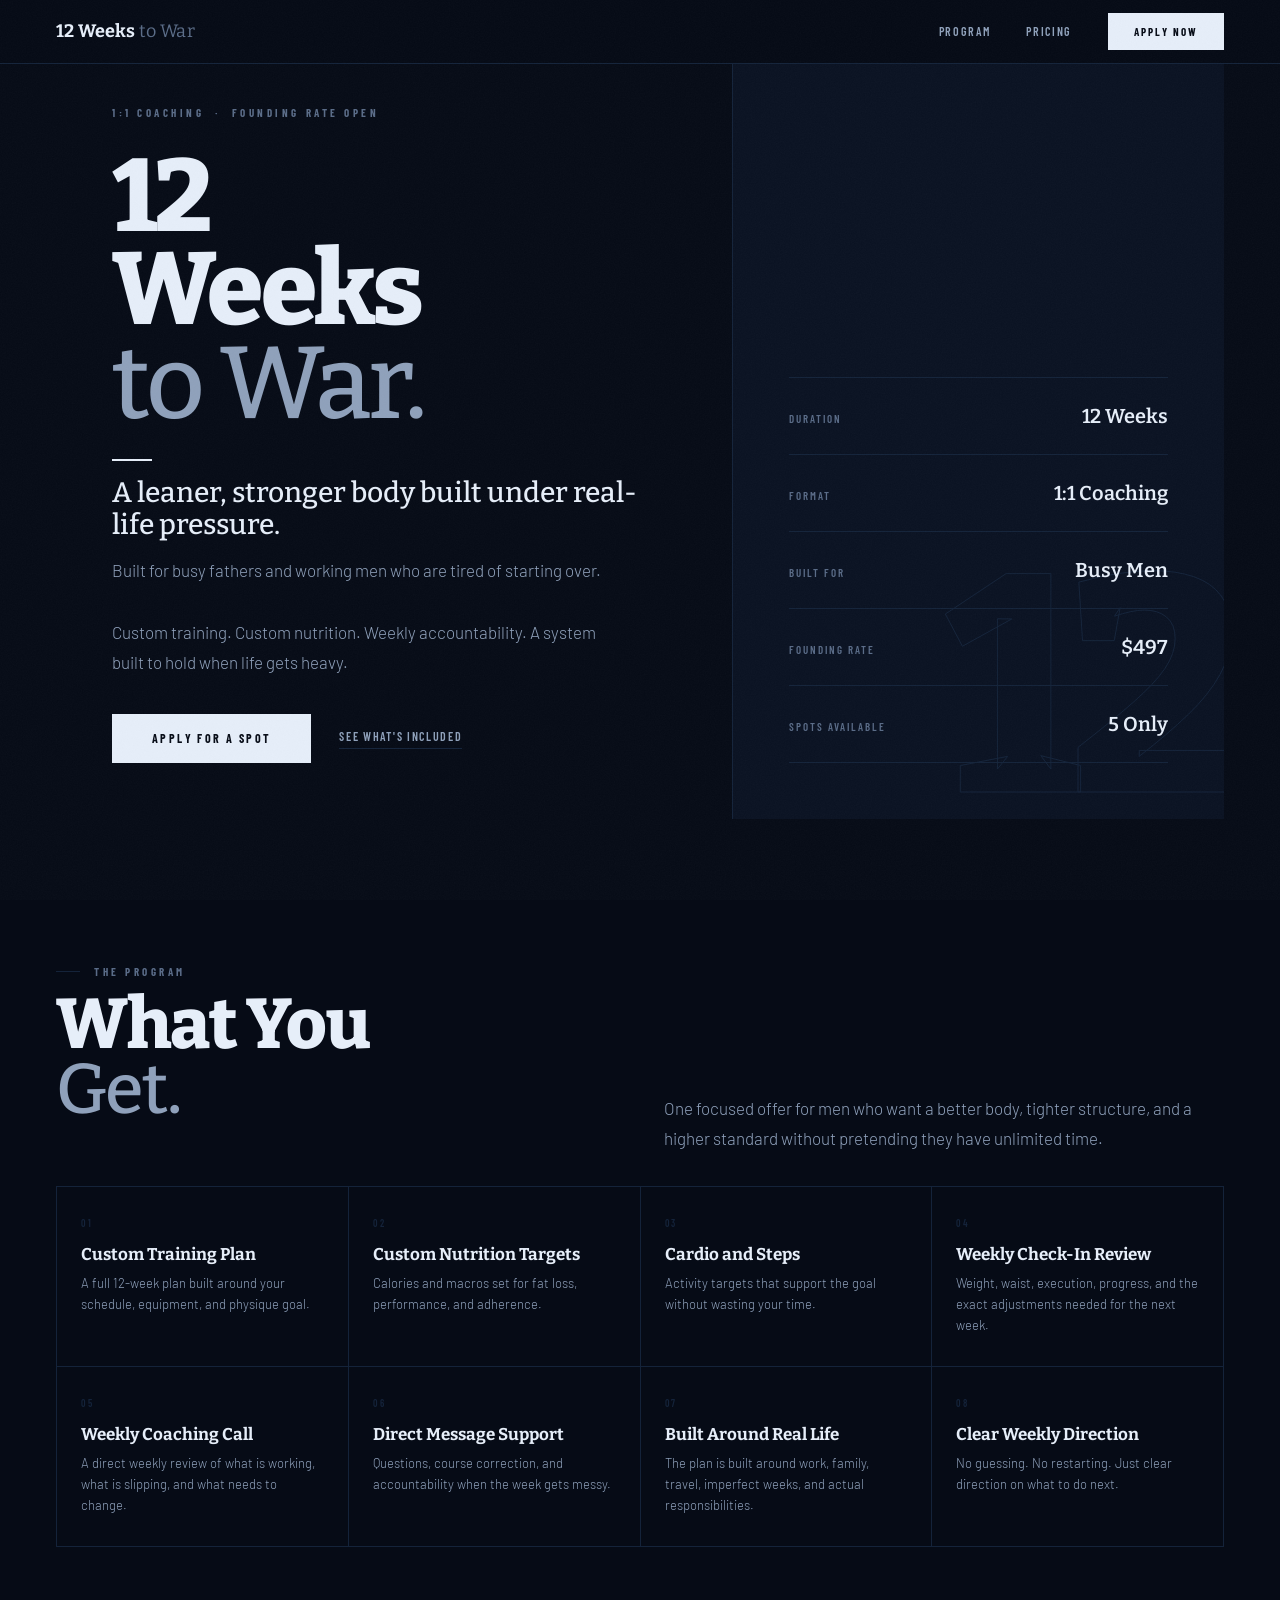
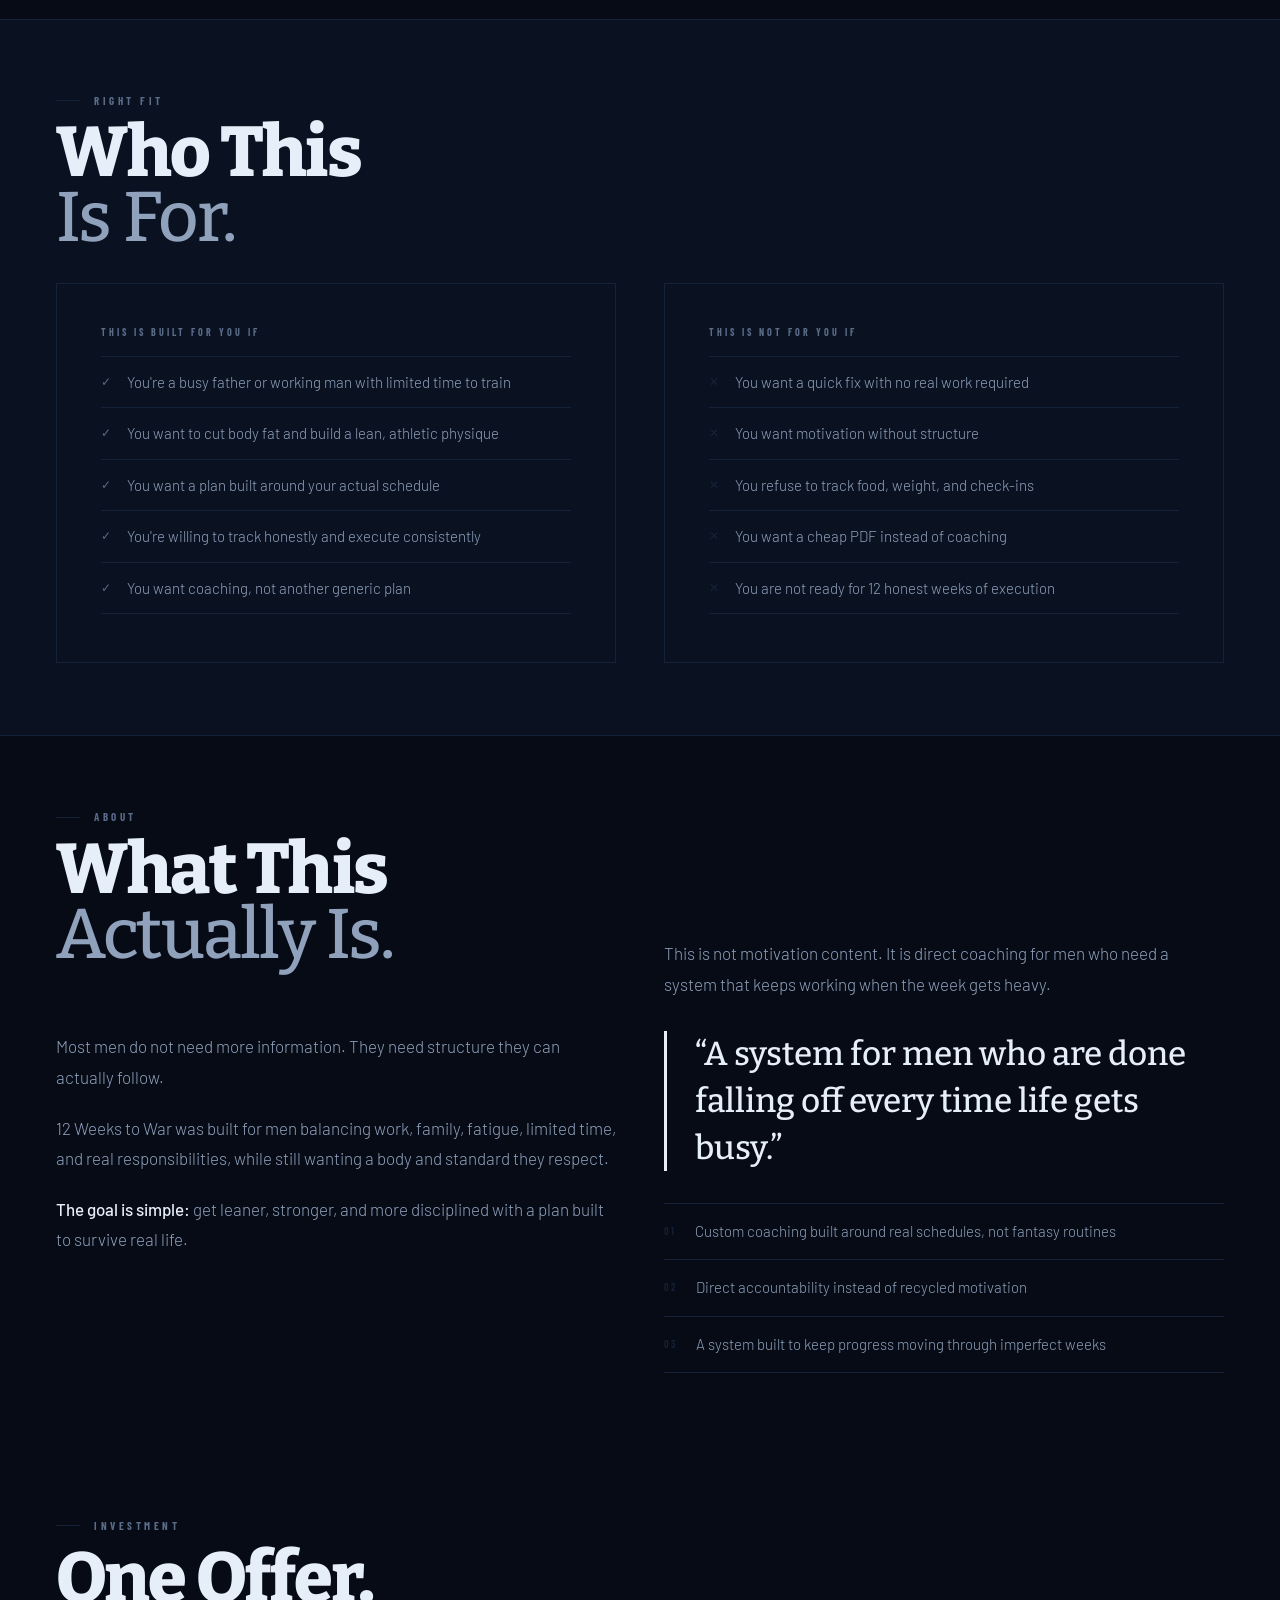
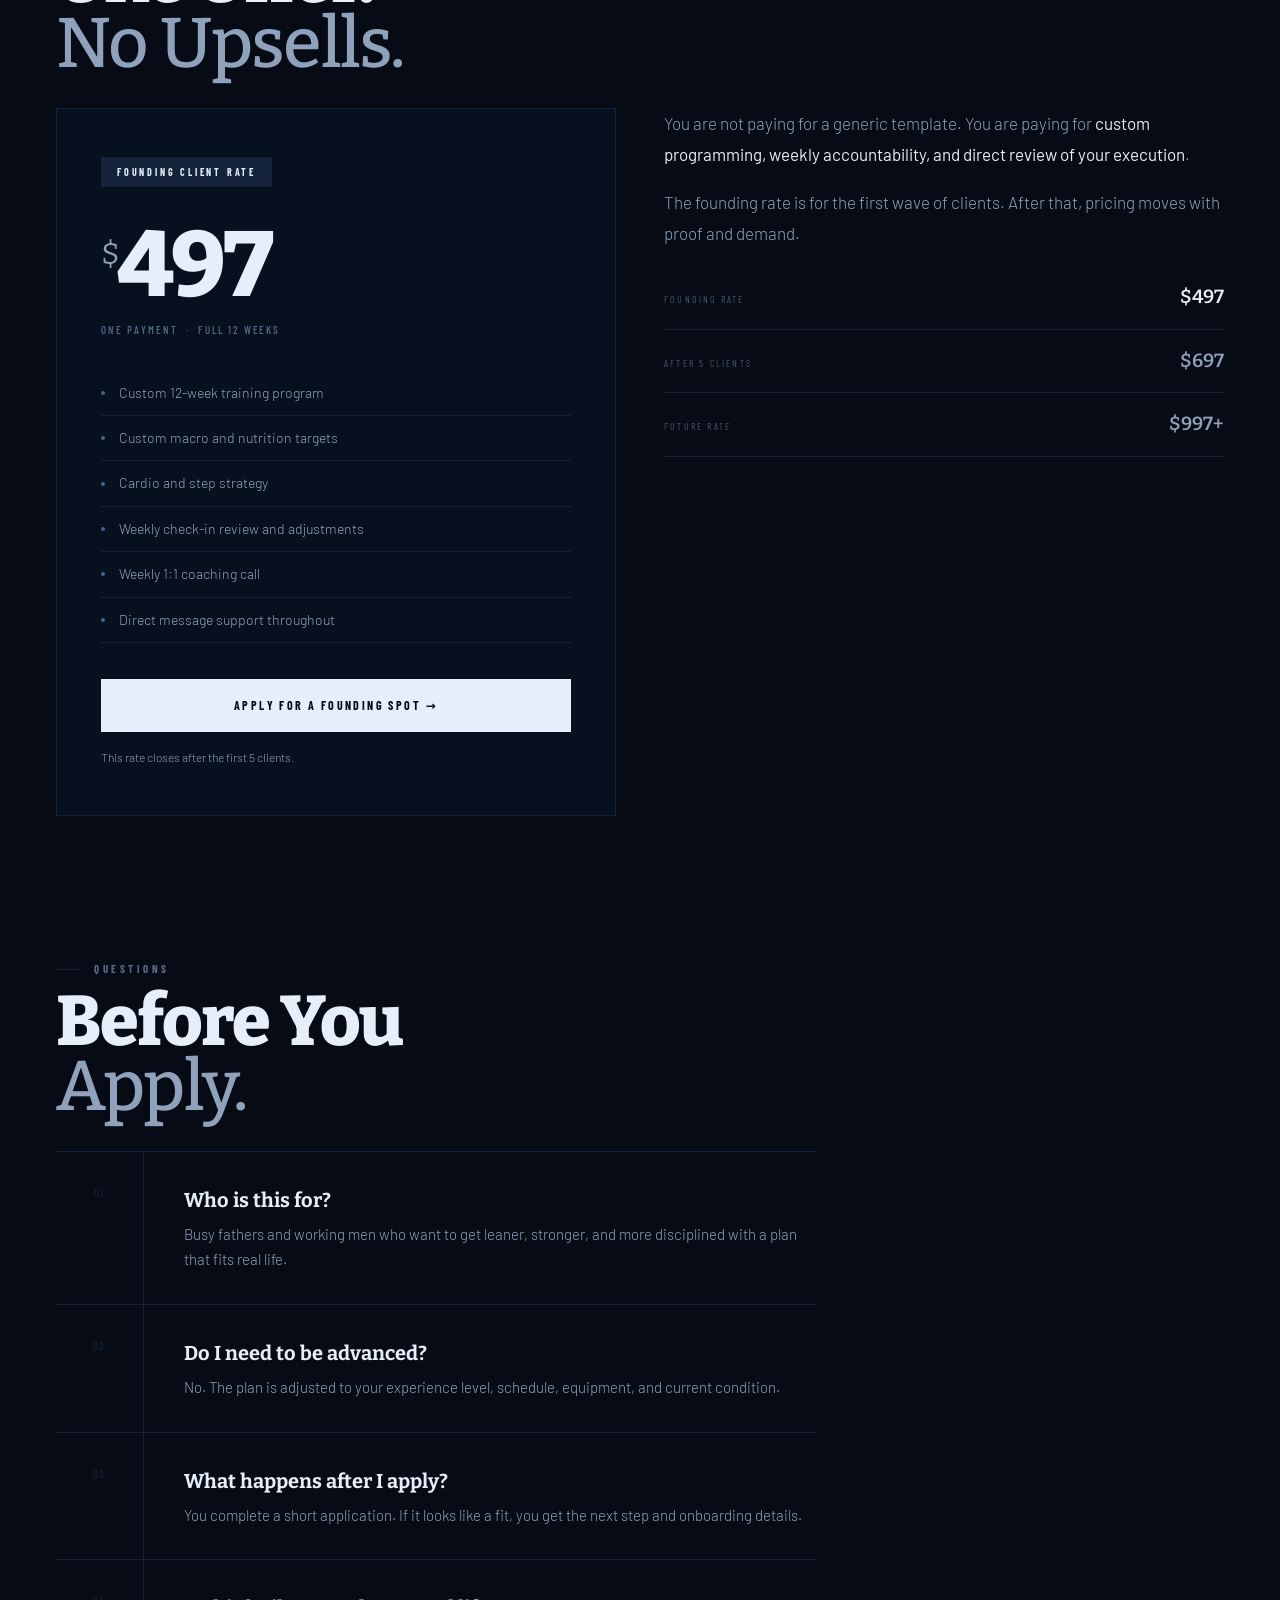
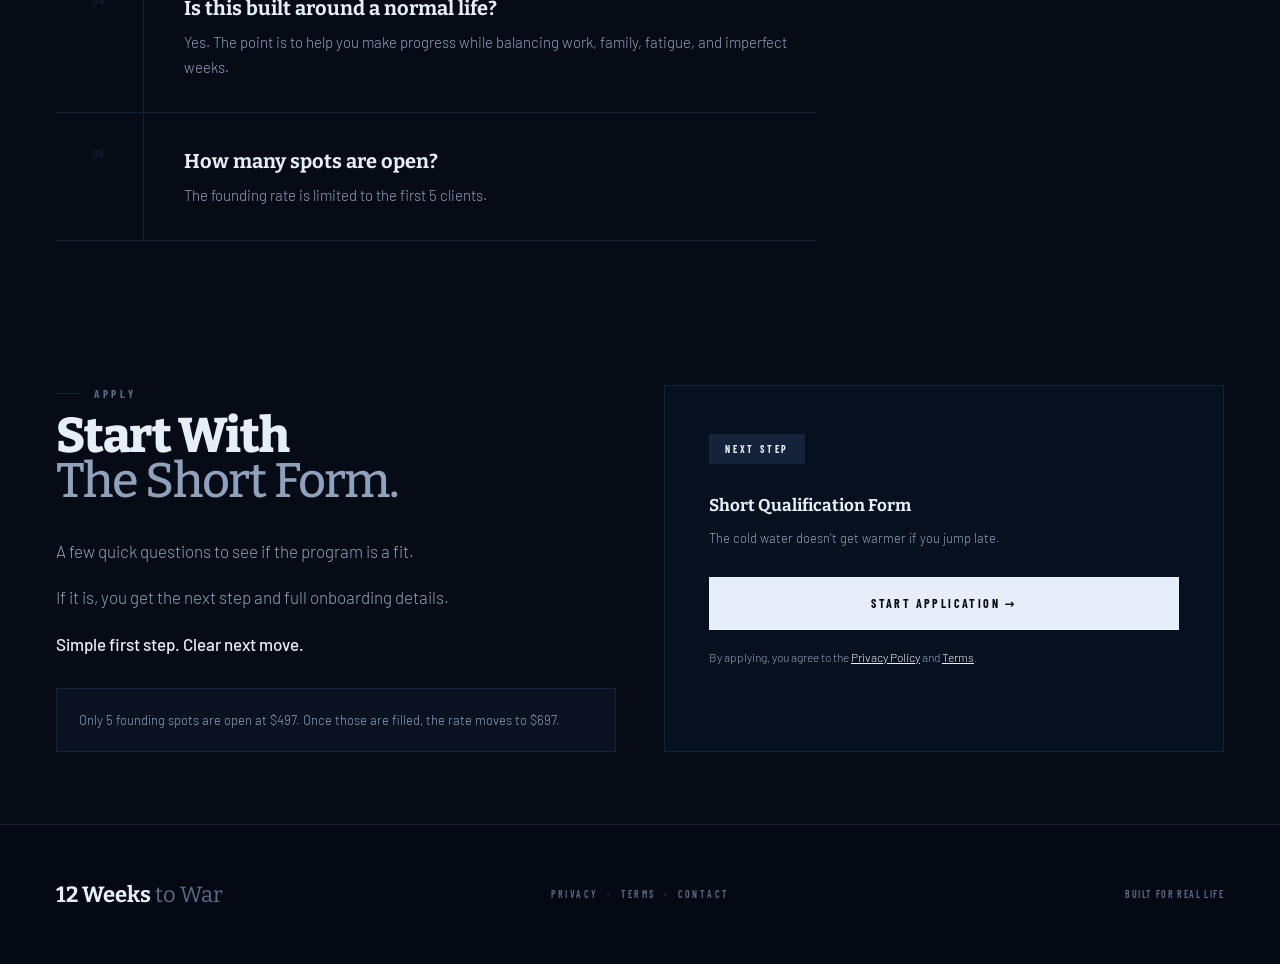
<file: Index.html>
<!DOCTYPE html>
<html lang="en">
<head>
  <meta charset="UTF-8" />
  <meta name="viewport" content="width=device-width, initial-scale=1.0" />

  <meta
    name="description"
    content="12 Weeks to War is 1:1 coaching for busy fathers and working men. Custom training, custom nutrition, and weekly accountability built for real life."
  />

  <meta property="og:title" content="12 Weeks to War | 1:1 Coaching for Busy Men" />
  <meta
    property="og:description"
    content="A coaching system for busy fathers and working men who want to get leaner, stronger, and more disciplined under real-life pressure."
  />
  <meta property="og:image" content="https://12weekstowar.com/assets/og-image.png" />
  <meta property="og:url" content="https://12weekstowar.com/" />
  <meta property="og:type" content="website" />
  <meta property="og:site_name" content="12 Weeks to War" />

  <meta name="twitter:card" content="summary_large_image" />
  <meta name="twitter:title" content="12 Weeks to War | 1:1 Coaching for Busy Men" />
  <meta
    name="twitter:description"
    content="A coaching system for busy fathers and working men who want to get leaner, stronger, and more disciplined under real-life pressure."
  />
  <meta name="twitter:image" content="https://12weekstowar.com/assets/og-image.png" />

  <title>12 Weeks to War | 1:1 Coaching for Busy Men</title>

  <link rel="preconnect" href="https://fonts.googleapis.com" />
  <link rel="preconnect" href="https://fonts.gstatic.com" crossorigin />
  <link
    href="https://fonts.googleapis.com/css2?family=Barlow:wght@300;400;500;600&family=Barlow+Condensed:wght@400;500;600;700&family=Bitter:wght@400;500;600;700;800&display=swap"
    rel="stylesheet"
  />

  <link rel="icon" type="image/png" href="assets/favicon.png" />
  <link rel="stylesheet" href="assets/style.css" />
  <script defer src="assets/script.js"></script>
</head>
<body>

  <nav class="wn" aria-label="Primary">
    <a href="#" class="wn-logo">12 Weeks <span>to War</span></a>
    <div class="wn-r">
      <a href="#offer" class="wn-link">Program</a>
      <a href="#pricing" class="wn-link">Pricing</a>
      <a href="#apply" class="wn-cta">Apply Now</a>
    </div>
  </nav>

  <main>
    <section class="hero" aria-label="Hero">
      <div class="h-left">
        <div class="h-kick">1:1 Coaching &nbsp;·&nbsp; Founding Rate Open</div>
        <h1 class="h-head">
          12<br />Weeks<br /><span class="it">to War.</span>
        </h1>
        <div class="h-div"></div>
        <p class="h-subhead">
          A leaner, stronger body built under real-life pressure.
        </p>
        <p class="h-sub">
          Built for busy fathers and working men who are tired of starting over.<br /><br />
          Custom training. Custom nutrition. Weekly accountability. A system built to hold when life gets heavy.
        </p>
        <div class="h-ctas">
          <a href="#apply" class="btn-d">Apply for a Spot</a>
          <a href="#offer" class="btn-t">See what's included</a>
        </div>
      </div>

      <div class="h-right">
        <div class="h-ghost">12</div>
        <div class="h-stats">
          <div class="h-stat"><span class="sk">Duration</span><span class="sv">12 Weeks</span></div>
          <div class="h-stat"><span class="sk">Format</span><span class="sv">1:1 Coaching</span></div>
          <div class="h-stat"><span class="sk">Built For</span><span class="sv">Busy Men</span></div>
          <div class="h-stat"><span class="sk">Founding Rate</span><span class="sv">$497</span></div>
          <div class="h-stat"><span class="sk">Spots Available</span><span class="sv">5 Only</span></div>
        </div>
      </div>
    </section>

    <section id="offer">
      <div class="off-top">
        <div>
          <div class="ey">The Program</div>
          <h2 class="disp">What You<br /><span class="it">Get.</span></h2>
        </div>
        <div class="off-intro">
          One focused offer for men who want a better body, tighter structure, and a higher standard without pretending they have unlimited time.
        </div>
      </div>

      <div class="off-g">
        <div class="oc">
          <div class="oc-n">01</div>
          <div class="oc-h">Custom Training Plan</div>
          <div class="oc-b">A full 12-week plan built around your schedule, equipment, and physique goal.</div>
        </div>

        <div class="oc">
          <div class="oc-n">02</div>
          <div class="oc-h">Custom Nutrition Targets</div>
          <div class="oc-b">Calories and macros set for fat loss, performance, and adherence.</div>
        </div>

        <div class="oc">
          <div class="oc-n">03</div>
          <div class="oc-h">Cardio and Steps</div>
          <div class="oc-b">Activity targets that support the goal without wasting your time.</div>
        </div>

        <div class="oc">
          <div class="oc-n">04</div>
          <div class="oc-h">Weekly Check-In Review</div>
          <div class="oc-b">Weight, waist, execution, progress, and the exact adjustments needed for the next week.</div>
        </div>

        <div class="oc">
          <div class="oc-n">05</div>
          <div class="oc-h">Weekly Coaching Call</div>
          <div class="oc-b">A direct weekly review of what is working, what is slipping, and what needs to change.</div>
        </div>

        <div class="oc">
          <div class="oc-n">06</div>
          <div class="oc-h">Direct Message Support</div>
          <div class="oc-b">Questions, course correction, and accountability when the week gets messy.</div>
        </div>

        <div class="oc">
          <div class="oc-n">07</div>
          <div class="oc-h">Built Around Real Life</div>
          <div class="oc-b">The plan is built around work, family, travel, imperfect weeks, and actual responsibilities.</div>
        </div>

        <div class="oc">
          <div class="oc-n">08</div>
          <div class="oc-h">Clear Weekly Direction</div>
          <div class="oc-b">No guessing. No restarting. Just clear direction on what to do next.</div>
        </div>
      </div>
    </section>

    <section id="forwho">
      <div class="ey">Right Fit</div>
      <h2 class="disp">Who This<br /><span class="it">Is For.</span></h2>

      <div class="fw-g">
        <div class="fw-c">
          <div class="fw-label">This is built for you if</div>
          <ul class="fw-list">
            <li><span class="fm">✓</span> You're a busy father or working man with limited time to train</li>
            <li><span class="fm">✓</span> You want to cut body fat and build a lean, athletic physique</li>
            <li><span class="fm">✓</span> You want a plan built around your actual schedule</li>
            <li><span class="fm">✓</span> You're willing to track honestly and execute consistently</li>
            <li><span class="fm">✓</span> You want coaching, not another generic plan</li>
          </ul>
        </div>

        <div class="fw-c">
          <div class="fw-label">This is not for you if</div>
          <ul class="fw-list">
            <li><span class="fm" style="color:var(--rule)">✕</span> You want a quick fix with no real work required</li>
            <li><span class="fm" style="color:var(--rule)">✕</span> You want motivation without structure</li>
            <li><span class="fm" style="color:var(--rule)">✕</span> You refuse to track food, weight, and check-ins</li>
            <li><span class="fm" style="color:var(--rule)">✕</span> You want a cheap PDF instead of coaching</li>
            <li><span class="fm" style="color:var(--rule)">✕</span> You are not ready for 12 honest weeks of execution</li>
          </ul>
        </div>
      </div>
    </section>

    <section id="about">
      <div class="off-top">
        <div>
          <div class="ey">About</div>
          <h2 class="disp">What This<br /><span class="it">Actually Is.</span></h2>
        </div>
        <div class="off-intro">
          This is not motivation content. It is direct coaching for men who need a system that keeps working when the week gets heavy.
        </div>
      </div>

      <div class="prob-g">
        <div>
          <div class="prob-b">
            <p>Most men do not need more information. They need structure they can actually follow.</p>
            <p>12 Weeks to War was built for men balancing work, family, fatigue, limited time, and real responsibilities, while still wanting a body and standard they respect.</p>
            <p><strong>The goal is simple:</strong> get leaner, stronger, and more disciplined with a plan built to survive real life.</p>
          </div>
        </div>

        <div>
          <div class="pull">“A system for men who are done falling off every time life gets busy.”</div>
          <ul class="tr-list">
            <li class="tr"><span class="tr-n">01</span><span class="tr-t">Custom coaching built around real schedules, not fantasy routines</span></li>
            <li class="tr"><span class="tr-n">02</span><span class="tr-t">Direct accountability instead of recycled motivation</span></li>
            <li class="tr"><span class="tr-n">03</span><span class="tr-t">A system built to keep progress moving through imperfect weeks</span></li>
          </ul>
        </div>
      </div>
    </section>

    <section id="pricing">
      <div class="ey">Investment</div>
      <h2 class="disp">One Offer.<br /><span class="it">No Upsells.</span></h2>

      <div class="px-g">
        <div class="pc">
          <div class="pc-badge">Founding Client Rate</div>
          <div class="pc-amt"><sup>$</sup>497</div>
          <div class="pc-per">One payment &nbsp;·&nbsp; Full 12 weeks</div>

          <ul class="pc-list">
            <li>Custom 12-week training program</li>
            <li>Custom macro and nutrition targets</li>
            <li>Cardio and step strategy</li>
            <li>Weekly check-in review and adjustments</li>
            <li>Weekly 1:1 coaching call</li>
            <li>Direct message support throughout</li>
          </ul>

          <a href="#apply" class="btn-p">Apply for a Founding Spot →</a>
          <p class="pc-note">This rate closes after the first 5 clients.</p>
        </div>

        <div class="px-r">
          <p>You are not paying for a generic template. You are paying for <strong>custom programming, weekly accountability, and direct review of your execution</strong>.</p>
          <p>The founding rate is for the first wave of clients. After that, pricing moves with proof and demand.</p>

          <ul class="ms">
            <li class="m"><span class="m-l">Founding Rate</span><span class="m-v now">$497</span></li>
            <li class="m"><span class="m-l">After 5 Clients</span><span class="m-v">$697</span></li>
            <li class="m"><span class="m-l">Future Rate</span><span class="m-v">$997+</span></li>
          </ul>
        </div>
      </div>
    </section>

    <section id="faq">
      <div class="ey">Questions</div>
      <h2 class="disp">Before You<br /><span class="it">Apply.</span></h2>

      <div class="pr-rows">
        <div class="pr">
          <div class="pr-nw"><span class="pr-n">01</span></div>
          <div class="pr-b">
            <div class="pr-h">Who is this for?</div>
            <div class="pr-t">Busy fathers and working men who want to get leaner, stronger, and more disciplined with a plan that fits real life.</div>
          </div>
        </div>

        <div class="pr">
          <div class="pr-nw"><span class="pr-n">02</span></div>
          <div class="pr-b">
            <div class="pr-h">Do I need to be advanced?</div>
            <div class="pr-t">No. The plan is adjusted to your experience level, schedule, equipment, and current condition.</div>
          </div>
        </div>

        <div class="pr">
          <div class="pr-nw"><span class="pr-n">03</span></div>
          <div class="pr-b">
            <div class="pr-h">What happens after I apply?</div>
            <div class="pr-t">You complete a short application. If it looks like a fit, you get the next step and onboarding details.</div>
          </div>
        </div>

        <div class="pr">
          <div class="pr-nw"><span class="pr-n">04</span></div>
          <div class="pr-b">
            <div class="pr-h">Is this built around a normal life?</div>
            <div class="pr-t">Yes. The point is to help you make progress while balancing work, family, fatigue, and imperfect weeks.</div>
          </div>
        </div>

        <div class="pr">
          <div class="pr-nw"><span class="pr-n">05</span></div>
          <div class="pr-b">
            <div class="pr-h">How many spots are open?</div>
            <div class="pr-t">The founding rate is limited to the first 5 clients.</div>
          </div>
        </div>
      </div>
    </section>

    <section id="apply">
      <div class="ap-g">
        <div class="ap-side">
          <div class="ey">Apply</div>
          <h2 class="disp disp-sm">Start With<br /><span class="it">The Short Form.</span></h2>
          <p>A few quick questions to see if the program is a fit.</p>
          <p>If it is, you get the next step and full onboarding details.</p>
          <p><strong>Simple first step. Clear next move.</strong></p>
          <div class="ap-note">Only 5 founding spots are open at $497. Once those are filled, the rate moves to $697.</div>
        </div>

        <div class="pc">
          <div class="pc-badge">Next Step</div>
          <div class="oc-h" style="margin-bottom:12px;">Short Qualification Form</div>
          <div class="oc-b" style="margin-bottom:28px;">
            The cold water doesn't get warmer if you jump late.
          </div>
          <a href="/apply.html" class="btn-p">Start Application →</a>
          <p class="pc-note" style="margin-top:18px;">
            By applying, you agree to the <a href="/privacy.html" style="color:var(--ink); text-decoration:underline;">Privacy Policy</a> and <a href="/terms.html" style="color:var(--ink); text-decoration:underline;">Terms</a>.
          </p>
        </div>
      </div>
    </section>
  </main>

  <footer class="ft">
    <div class="fl-logo">12 Weeks <span>to War</span></div>
    <div class="fl-mid">
      <a href="/privacy.html" style="color:inherit; text-decoration:none;">Privacy</a> &nbsp;·&nbsp;
      <a href="/terms.html" style="color:inherit; text-decoration:none;">Terms</a> &nbsp;·&nbsp;
      <a href="mailto:onlyforwardonlywar@gmail.com" style="color:inherit; text-decoration:none;">Contact</a>
    </div>
    <div class="fl-r">Built for Real Life</div>
  </footer>

</body>
</html>
</file>
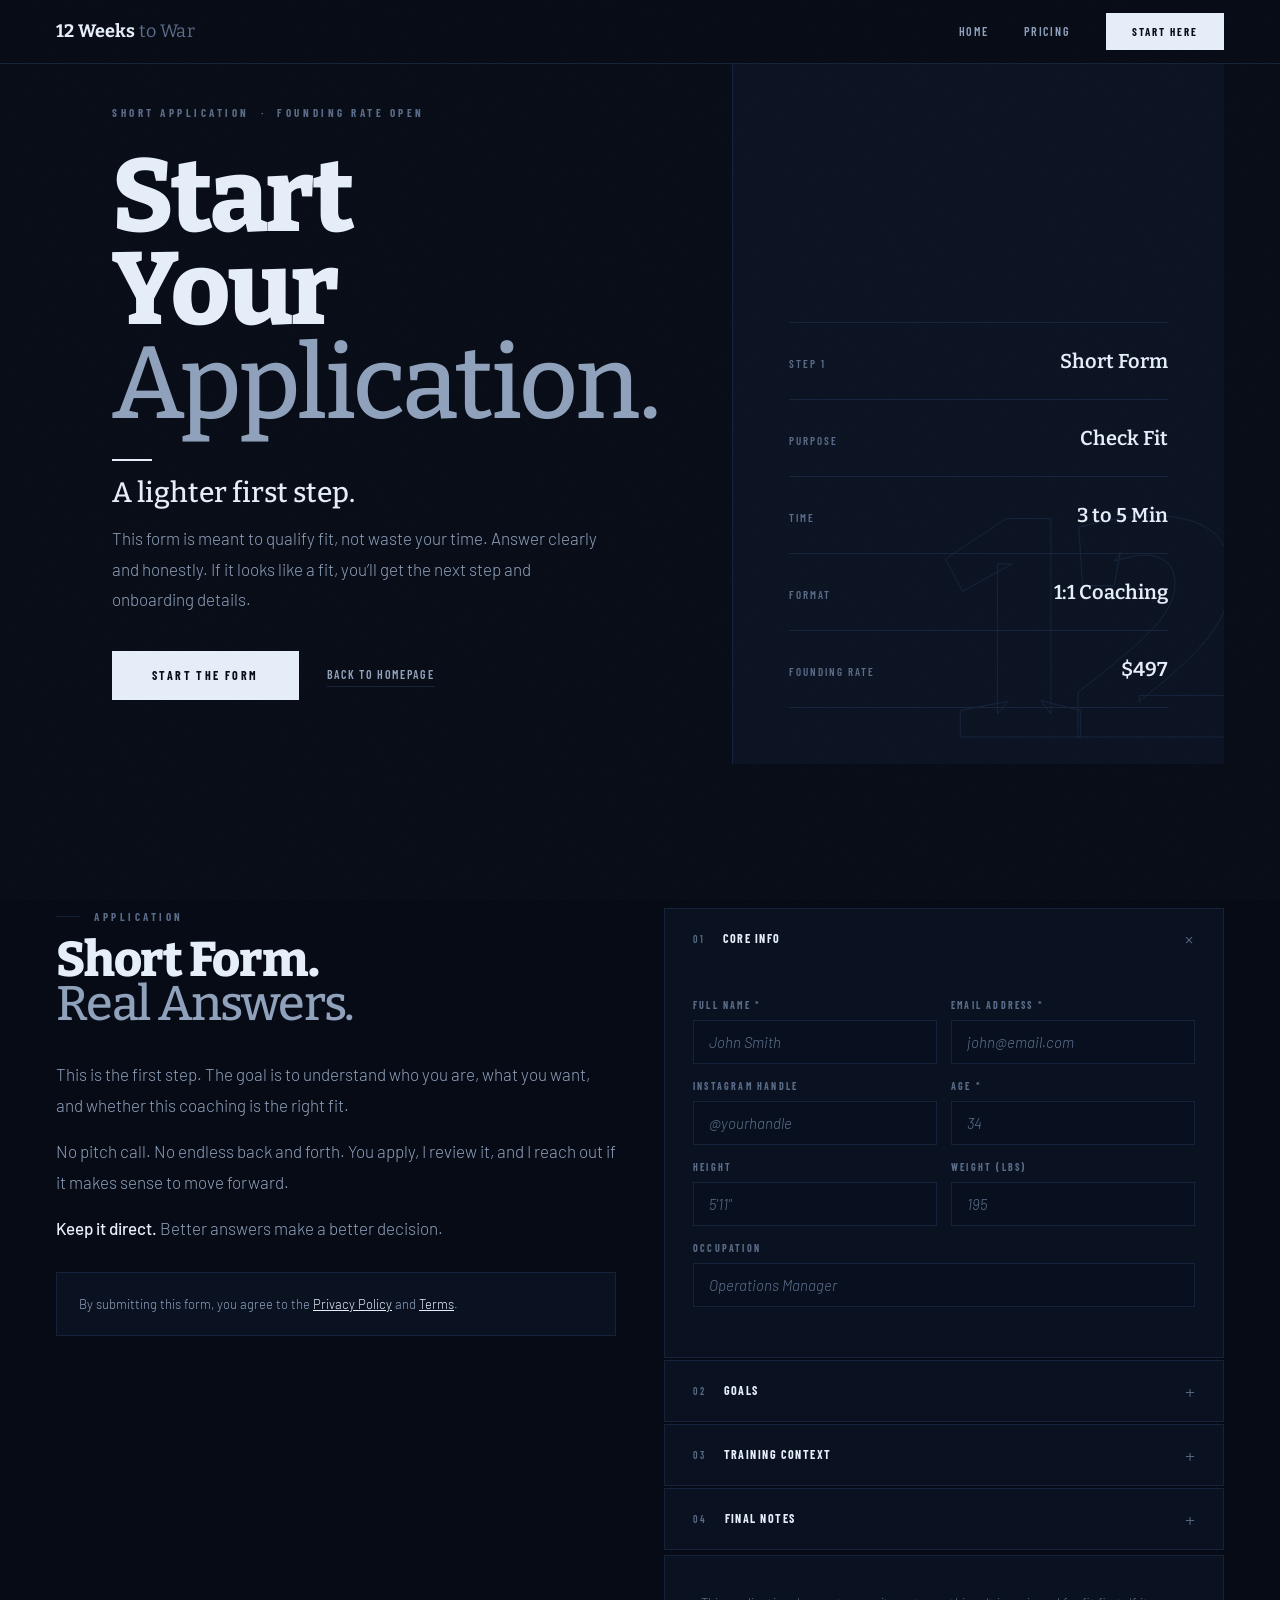
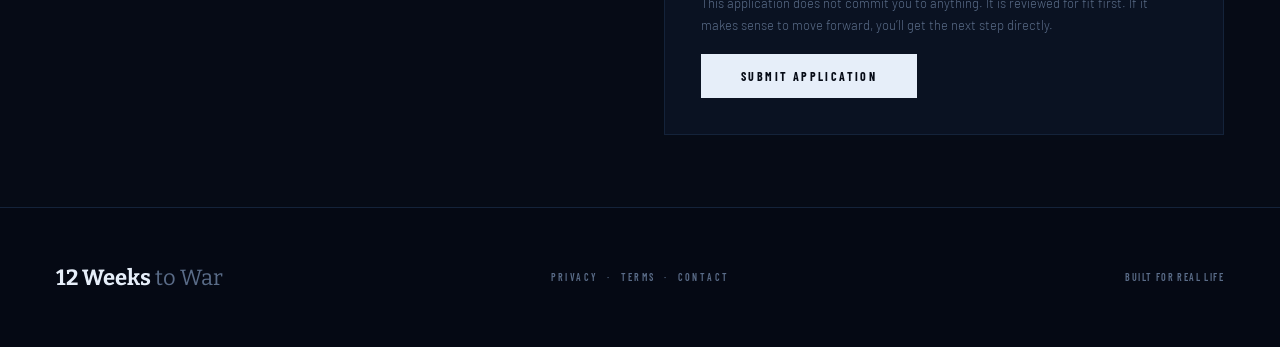
<file: apply.html>
<!DOCTYPE html>
<html lang="en">
<head>
  <meta charset="UTF-8" />
  <meta name="viewport" content="width=device-width, initial-scale=1.0" />

  <meta
    name="description"
    content="Apply for 12 Weeks to War. A short qualification form for busy fathers and working men who want to get leaner, stronger, and more disciplined."
  />

  <meta property="og:title" content="Apply | 12 Weeks to War" />
  <meta
    property="og:description"
    content="Start the short application for 12 Weeks to War."
  />
  <meta property="og:image" content="https://12weekstowar.com/assets/og-image.png" />
  <meta property="og:url" content="https://12weekstowar.com/apply.html" />
  <meta property="og:type" content="website" />
  <meta property="og:site_name" content="12 Weeks to War" />

  <meta name="twitter:card" content="summary_large_image" />
  <meta name="twitter:title" content="Apply | 12 Weeks to War" />
  <meta
    name="twitter:description"
    content="Start the short application for 12 Weeks to War."
  />
  <meta name="twitter:image" content="https://12weekstowar.com/assets/og-image.png" />

  <title>Apply | 12 Weeks to War</title>

  <link rel="preconnect" href="https://fonts.googleapis.com" />
  <link rel="preconnect" href="https://fonts.gstatic.com" crossorigin />
  <link
    href="https://fonts.googleapis.com/css2?family=Barlow:wght@300;400;500;600&family=Barlow+Condensed:wght@400;500;600;700&family=Bitter:wght@400;500;600;700;800&display=swap"
    rel="stylesheet"
  />

  <link rel="icon" type="image/png" href="assets/favicon.png" />
  <link rel="stylesheet" href="assets/style.css" />
  <script defer src="assets/script.js"></script>
</head>
<body>

  <nav class="wn" aria-label="Primary">
    <a href="/" class="wn-logo">12 Weeks <span>to War</span></a>
    <div class="wn-r">
      <a href="/" class="wn-link">Home</a>
      <a href="/#pricing" class="wn-link">Pricing</a>
      <a href="#application" class="wn-cta">Start Here</a>
    </div>
  </nav>

  <main>
    <section class="hero" aria-label="Application Hero">
      <div class="h-left">
        <div class="h-kick">Short Application &nbsp;·&nbsp; Founding Rate Open</div>
        <h1 class="h-head">
          Start<br />Your<br /><span class="it">Application.</span>
        </h1>
        <div class="h-div"></div>
        <p class="h-subhead">
          A lighter first step.
        </p>
        <p class="h-sub">
          This form is meant to qualify fit, not waste your time. Answer clearly and honestly. If it looks like a fit, you’ll get the next step and onboarding details.
        </p>
        <div class="h-ctas">
          <a href="#application" class="btn-d">Start the Form</a>
          <a href="/" class="btn-t">Back to Homepage</a>
        </div>
      </div>

      <div class="h-right">
        <div class="h-ghost">12</div>
        <div class="h-stats">
          <div class="h-stat"><span class="sk">Step 1</span><span class="sv">Short Form</span></div>
          <div class="h-stat"><span class="sk">Purpose</span><span class="sv">Check Fit</span></div>
          <div class="h-stat"><span class="sk">Time</span><span class="sv">3 to 5 Min</span></div>
          <div class="h-stat"><span class="sk">Format</span><span class="sv">1:1 Coaching</span></div>
          <div class="h-stat"><span class="sk">Founding Rate</span><span class="sv">$497</span></div>
        </div>
      </div>
    </section>

    <section id="application">
      <div class="ap-g">
        <div class="ap-side">
          <div class="ey">Application</div>
          <h2 class="disp disp-sm">Short Form.<br /><span class="it">Real Answers.</span></h2>
          <p>This is the first step. The goal is to understand who you are, what you want, and whether this coaching is the right fit.</p>
          <p>No pitch call. No endless back and forth. You apply, I review it, and I reach out if it makes sense to move forward.</p>
          <p><strong>Keep it direct.</strong> Better answers make a better decision.</p>
          <div class="ap-note">
            By submitting this form, you agree to the <a href="/privacy.html" style="color:var(--ink); text-decoration:underline;">Privacy Policy</a> and <a href="/terms.html" style="color:var(--ink); text-decoration:underline;">Terms</a>.
          </div>
        </div>

        <form
          class="fs"
          id="appForm"
          action="https://formspree.io/f/xykbezqo"
          method="POST"
        >
          <input type="hidden" name="_subject" value="New 12 Weeks to War Application" />

          <div class="fsec open">
            <div class="fsec-h">
              <div class="fsec-hl"><span class="fsec-n">01</span><span class="fsec-name">Core Info</span></div>
              <span class="fsec-tog">+</span>
            </div>
            <div class="fsec-b">
              <div class="fr">
                <div class="ff">
                  <label for="full_name">Full Name *</label>
                  <input id="full_name" type="text" name="full_name" placeholder="John Smith" required />
                </div>
                <div class="ff">
                  <label for="email">Email Address *</label>
                  <input id="email" type="email" name="email" placeholder="john@email.com" required />
                </div>
              </div>

              <div class="fr">
                <div class="ff">
                  <label for="instagram">Instagram Handle</label>
                  <input id="instagram" type="text" name="instagram" placeholder="@yourhandle" />
                </div>
                <div class="ff">
                  <label for="age">Age *</label>
                  <input id="age" type="number" name="age" placeholder="34" required />
                </div>
              </div>

              <div class="fr">
                <div class="ff">
                  <label for="height">Height</label>
                  <input id="height" type="text" name="height" placeholder="5'11&quot;" />
                </div>
                <div class="ff">
                  <label for="weight">Weight (lbs)</label>
                  <input id="weight" type="number" name="weight" placeholder="195" />
                </div>
              </div>

              <div class="fr one">
                <div class="ff">
                  <label for="occupation">Occupation</label>
                  <input id="occupation" type="text" name="occupation" placeholder="Operations Manager" />
                </div>
              </div>
            </div>
          </div>

          <div class="fsec">
            <div class="fsec-h">
              <div class="fsec-hl"><span class="fsec-n">02</span><span class="fsec-name">Goals</span></div>
              <span class="fsec-tog">+</span>
            </div>
            <div class="fsec-b">
              <div class="fr">
                <div class="ff">
                  <label for="primary_goal">Primary Goal *</label>
                  <select id="primary_goal" name="primary_goal" required>
                    <option value="">Select one</option>
                    <option>Cut body fat</option>
                    <option>Build muscle and strength</option>
                    <option>Both — body recomposition</option>
                    <option>Improve overall fitness and discipline</option>
                  </select>
                </div>

                <div class="ff">
                  <label for="goal_timeline">What do you want most from the next 12 weeks?</label>
                  <input id="goal_timeline" type="text" name="goal_timeline" placeholder="Lean out, tighten up, feel sharper, get consistent" />
                </div>
              </div>

              <div class="fr one">
                <div class="ff">
                  <label for="why_now">Why now? *</label>
                  <textarea id="why_now" name="why_now" placeholder="What made you apply right now?" required></textarea>
                </div>
              </div>

              <div class="fr one">
                <div class="ff">
                  <label for="obstacle">Biggest obstacle right now *</label>
                  <textarea id="obstacle" name="obstacle" placeholder="What has been getting in the way?" required></textarea>
                </div>
              </div>
            </div>
          </div>

          <div class="fsec">
            <div class="fsec-h">
              <div class="fsec-hl"><span class="fsec-n">03</span><span class="fsec-name">Training Context</span></div>
              <span class="fsec-tog">+</span>
            </div>
            <div class="fsec-b">
              <div class="fr">
                <div class="ff">
                  <label for="training_exp">Training Experience *</label>
                  <select id="training_exp" name="training_exp" required>
                    <option value="">Select one</option>
                    <option>Beginner — less than 1 year consistent</option>
                    <option>Intermediate — 1–3 years</option>
                    <option>Experienced — 3+ years</option>
                    <option>Trained before but been off a while</option>
                  </select>
                </div>

                <div class="ff">
                  <label for="training_days">Days Available Per Week *</label>
                  <select id="training_days" name="training_days" required>
                    <option value="">Select one</option>
                    <option>2 days</option>
                    <option>3 days</option>
                    <option>4 days</option>
                    <option>5 days</option>
                    <option>6 days</option>
                  </select>
                </div>
              </div>

              <div class="fr">
                <div class="ff">
                  <label for="session_length">Avg Session Length</label>
                  <select id="session_length" name="session_length">
                    <option value="">Select one</option>
                    <option>30–40 minutes</option>
                    <option>45–60 minutes</option>
                    <option>60–75 minutes</option>
                    <option>75+ minutes</option>
                  </select>
                </div>

                <div class="ff">
                  <label for="training_location">Training Location *</label>
                  <select id="training_location" name="training_location" required>
                    <option value="">Select one</option>
                    <option>Commercial gym — full equipment</option>
                    <option>Home gym — decent setup</option>
                    <option>Home gym — limited equipment</option>
                    <option>Bodyweight only</option>
                  </select>
                </div>
              </div>

              <div class="fr one">
                <div class="ff">
                  <label for="current_routine">Current routine / what you've been doing</label>
                  <textarea id="current_routine" name="current_routine" placeholder="Even if inconsistent, write it out."></textarea>
                </div>
              </div>

              <div class="fr one">
                <div class="ff">
                  <label for="injuries">Injuries, pain points, or limitations</label>
                  <textarea id="injuries" name="injuries" placeholder="Anything important I should know before programming?"></textarea>
                </div>
              </div>
            </div>
          </div>

          <div class="fsec">
            <div class="fsec-h">
              <div class="fsec-hl"><span class="fsec-n">04</span><span class="fsec-name">Final Notes</span></div>
              <span class="fsec-tog">+</span>
            </div>
            <div class="fsec-b">
              <div class="fr one">
                <div class="ff">
                  <label for="schedule_context">What does your weekly schedule actually look like?</label>
                  <textarea id="schedule_context" name="schedule_context" placeholder="Work, kids, commute, early mornings, late nights, travel, anything relevant."></textarea>
                </div>
              </div>

              <div class="fr one">
                <div class="ff">
                  <label for="other">Anything else I should know?</label>
                  <textarea id="other" name="other" placeholder="Anything important not covered above."></textarea>
                </div>
              </div>
            </div>
          </div>

          <div class="f-foot">
            <p>
              This application does not commit you to anything. It is reviewed for fit first. If it makes sense to move forward, you’ll get the next step directly.
            </p>
            <button type="submit" class="btn-sub">Submit Application</button>
          </div>
        </form>
      </div>
    </section>
  </main>

  <footer class="ft">
    <div class="fl-logo">12 Weeks <span>to War</span></div>
    <div class="fl-mid">
      <a href="/privacy.html" style="color:inherit; text-decoration:none;">Privacy</a> &nbsp;·&nbsp;
      <a href="/terms.html" style="color:inherit; text-decoration:none;">Terms</a> &nbsp;·&nbsp;
      <a href="mailto:onlyforwardonlywar@gmail.com" style="color:inherit; text-decoration:none;">Contact</a>
    </div>
    <div class="fl-r">Built for Real Life</div>
  </footer>

</body>
</html>
</file>
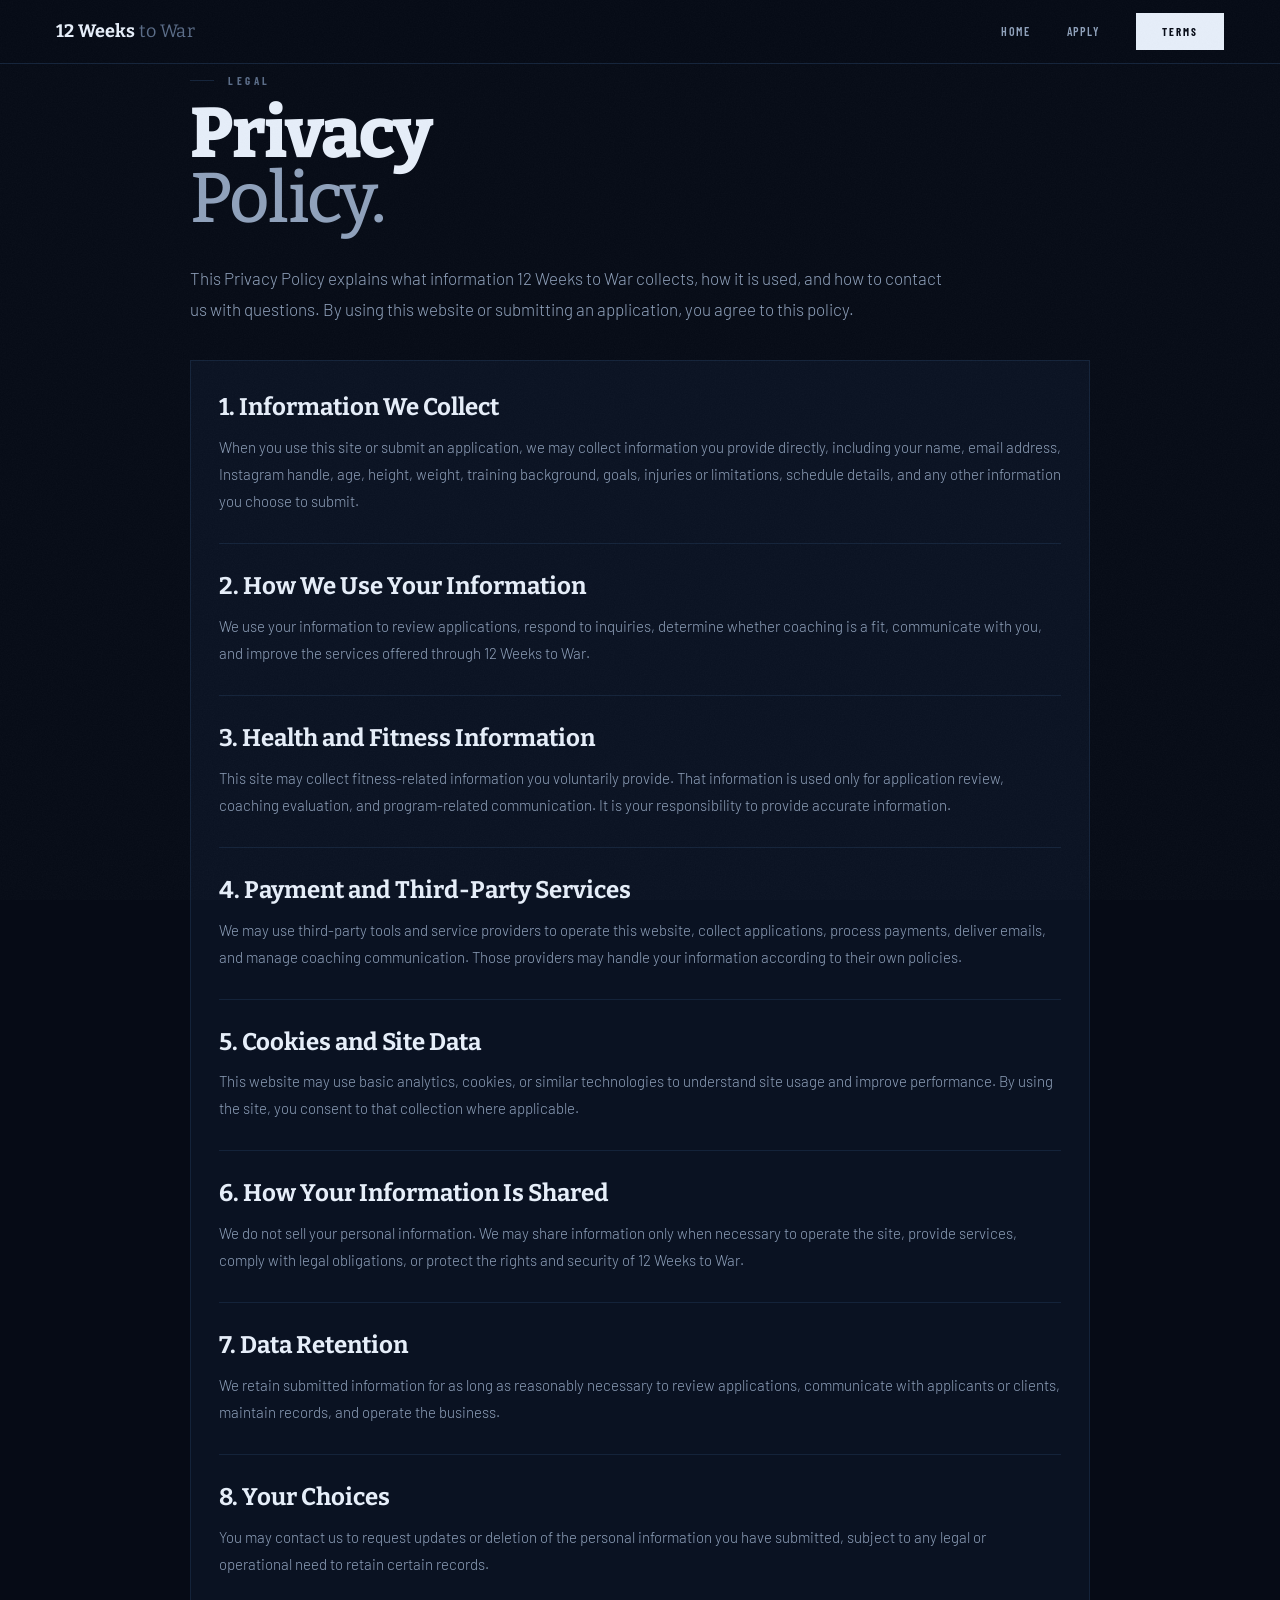
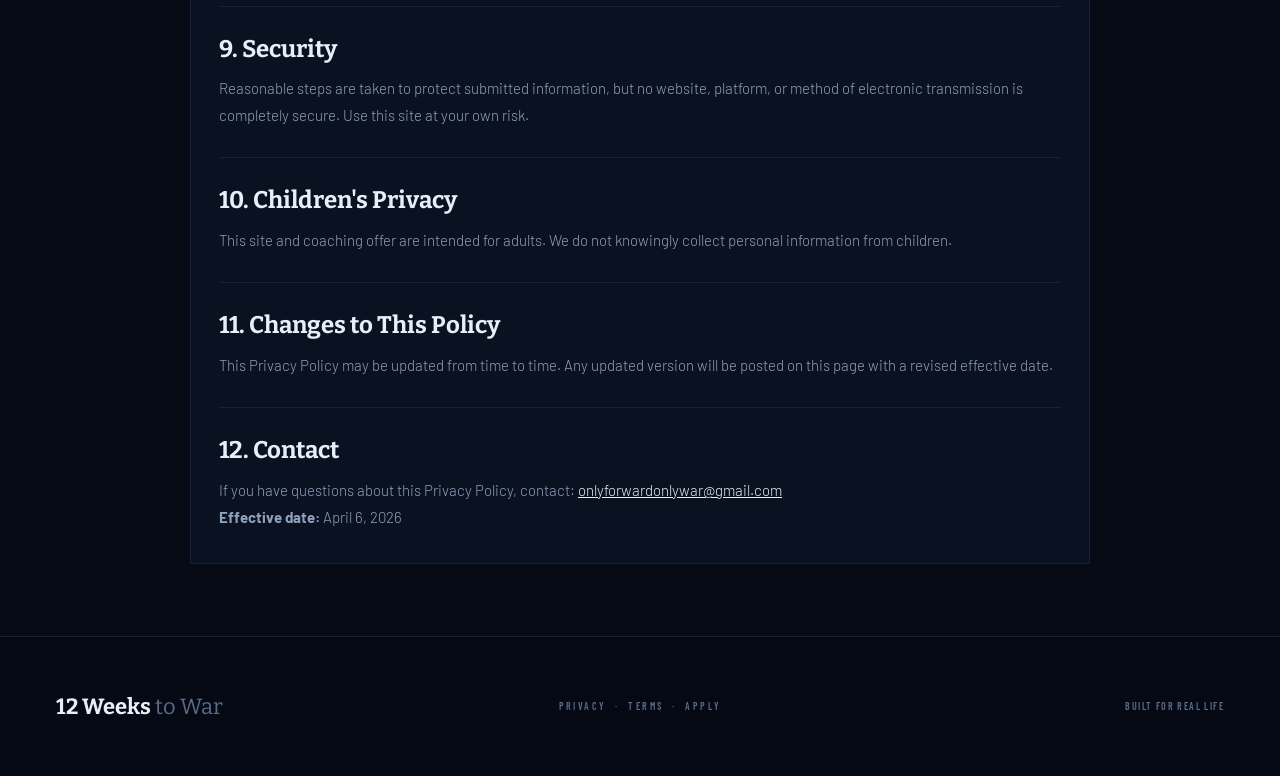
<file: privacy.html>
<!DOCTYPE html>
<html lang="en">
<head>
  <meta charset="UTF-8" />
  <meta name="viewport" content="width=device-width, initial-scale=1.0" />

  <meta
    name="description"
    content="Privacy Policy for 12 Weeks to War."
  />

  <meta property="og:title" content="Privacy Policy | 12 Weeks to War" />
  <meta
    property="og:description"
    content="Read the Privacy Policy for 12 Weeks to War."
  />
  <meta property="og:image" content="https://12weekstowar.com/assets/og-image.png" />
  <meta property="og:url" content="https://12weekstowar.com/privacy.html" />
  <meta property="og:type" content="website" />
  <meta property="og:site_name" content="12 Weeks to War" />

  <meta name="twitter:card" content="summary_large_image" />
  <meta name="twitter:title" content="Privacy Policy | 12 Weeks to War" />
  <meta
    name="twitter:description"
    content="Read the Privacy Policy for 12 Weeks to War."
  />
  <meta name="twitter:image" content="https://12weekstowar.com/assets/og-image.png" />

  <title>Privacy Policy | 12 Weeks to War</title>

  <link rel="preconnect" href="https://fonts.googleapis.com" />
  <link rel="preconnect" href="https://fonts.gstatic.com" crossorigin />
  <link
    href="https://fonts.googleapis.com/css2?family=Barlow:wght@300;400;500;600&family=Barlow+Condensed:wght@400;500;600;700&family=Bitter:wght@400;500;600;700;800&display=swap"
    rel="stylesheet"
  />

  <link rel="icon" type="image/png" href="assets/favicon.png" />
  <link rel="stylesheet" href="assets/style.css" />
  <script defer src="assets/script.js"></script>

  <style>
    .legal-wrap {
      max-width: 900px;
      margin: 0 auto;
    }

    .legal-intro {
      max-width: 760px;
      font-size: 17px;
      line-height: 1.8;
      color: var(--muted);
      font-weight: 300;
    }

    .legal-card {
      margin-top: 36px;
      border: 1px solid var(--rule);
      background: var(--off);
      padding: 32px 28px;
    }

    .legal-sec + .legal-sec {
      margin-top: 28px;
      padding-top: 28px;
      border-top: 1px solid var(--rule);
    }

    .legal-sec h3 {
      font-family: var(--fd);
      font-size: 24px;
      line-height: 1.2;
      color: var(--ink);
      margin-bottom: 12px;
      font-weight: 700;
    }

    .legal-sec p,
    .legal-sec li {
      font-size: 15px;
      line-height: 1.8;
      color: var(--muted);
      font-weight: 300;
    }

    .legal-sec ul {
      margin: 10px 0 0 20px;
    }

    .legal-sec a {
      color: var(--ink);
      text-decoration: underline;
    }

    @media (max-width: 580px) {
      .legal-card {
        padding: 24px 18px;
      }
    }
  </style>
</head>
<body>

  <nav class="wn" aria-label="Primary">
    <a href="/" class="wn-logo">12 Weeks <span>to War</span></a>
    <div class="wn-r">
      <a href="/" class="wn-link">Home</a>
      <a href="/apply.html" class="wn-link">Apply</a>
      <a href="/terms.html" class="wn-cta">Terms</a>
    </div>
  </nav>

  <main>
    <section>
      <div class="legal-wrap">
        <div class="ey">Legal</div>
        <h1 class="disp">Privacy<br /><span class="it">Policy.</span></h1>
        <p class="legal-intro">
          This Privacy Policy explains what information 12 Weeks to War collects, how it is used, and how to contact us with questions. By using this website or submitting an application, you agree to this policy.
        </p>

        <div class="legal-card">
          <div class="legal-sec">
            <h3>1. Information We Collect</h3>
            <p>When you use this site or submit an application, we may collect information you provide directly, including your name, email address, Instagram handle, age, height, weight, training background, goals, injuries or limitations, schedule details, and any other information you choose to submit.</p>
          </div>

          <div class="legal-sec">
            <h3>2. How We Use Your Information</h3>
            <p>We use your information to review applications, respond to inquiries, determine whether coaching is a fit, communicate with you, and improve the services offered through 12 Weeks to War.</p>
          </div>

          <div class="legal-sec">
            <h3>3. Health and Fitness Information</h3>
            <p>This site may collect fitness-related information you voluntarily provide. That information is used only for application review, coaching evaluation, and program-related communication. It is your responsibility to provide accurate information.</p>
          </div>

          <div class="legal-sec">
            <h3>4. Payment and Third-Party Services</h3>
            <p>We may use third-party tools and service providers to operate this website, collect applications, process payments, deliver emails, and manage coaching communication. Those providers may handle your information according to their own policies.</p>
          </div>

          <div class="legal-sec">
            <h3>5. Cookies and Site Data</h3>
            <p>This website may use basic analytics, cookies, or similar technologies to understand site usage and improve performance. By using the site, you consent to that collection where applicable.</p>
          </div>

          <div class="legal-sec">
            <h3>6. How Your Information Is Shared</h3>
            <p>We do not sell your personal information. We may share information only when necessary to operate the site, provide services, comply with legal obligations, or protect the rights and security of 12 Weeks to War.</p>
          </div>

          <div class="legal-sec">
            <h3>7. Data Retention</h3>
            <p>We retain submitted information for as long as reasonably necessary to review applications, communicate with applicants or clients, maintain records, and operate the business.</p>
          </div>

          <div class="legal-sec">
            <h3>8. Your Choices</h3>
            <p>You may contact us to request updates or deletion of the personal information you have submitted, subject to any legal or operational need to retain certain records.</p>
          </div>

          <div class="legal-sec">
            <h3>9. Security</h3>
            <p>Reasonable steps are taken to protect submitted information, but no website, platform, or method of electronic transmission is completely secure. Use this site at your own risk.</p>
          </div>

          <div class="legal-sec">
            <h3>10. Children's Privacy</h3>
            <p>This site and coaching offer are intended for adults. We do not knowingly collect personal information from children.</p>
          </div>

          <div class="legal-sec">
            <h3>11. Changes to This Policy</h3>
            <p>This Privacy Policy may be updated from time to time. Any updated version will be posted on this page with a revised effective date.</p>
          </div>

          <div class="legal-sec">
            <h3>12. Contact</h3>
            <p>If you have questions about this Privacy Policy, contact: <a href="mailto:onlyforwardonlywar@gmail.com">onlyforwardonlywar@gmail.com</a></p>
            <p><strong>Effective date:</strong> April 6, 2026</p>
          </div>
        </div>
      </div>
    </section>
  </main>

  <footer class="ft">
    <div class="fl-logo">12 Weeks <span>to War</span></div>
    <div class="fl-mid">
      <a href="/privacy.html" style="color:inherit; text-decoration:none;">Privacy</a> &nbsp;·&nbsp;
      <a href="/terms.html" style="color:inherit; text-decoration:none;">Terms</a> &nbsp;·&nbsp;
      <a href="/apply.html" style="color:inherit; text-decoration:none;">Apply</a>
    </div>
    <div class="fl-r">Built for Real Life</div>
  </footer>

</body>
</html>
</file>
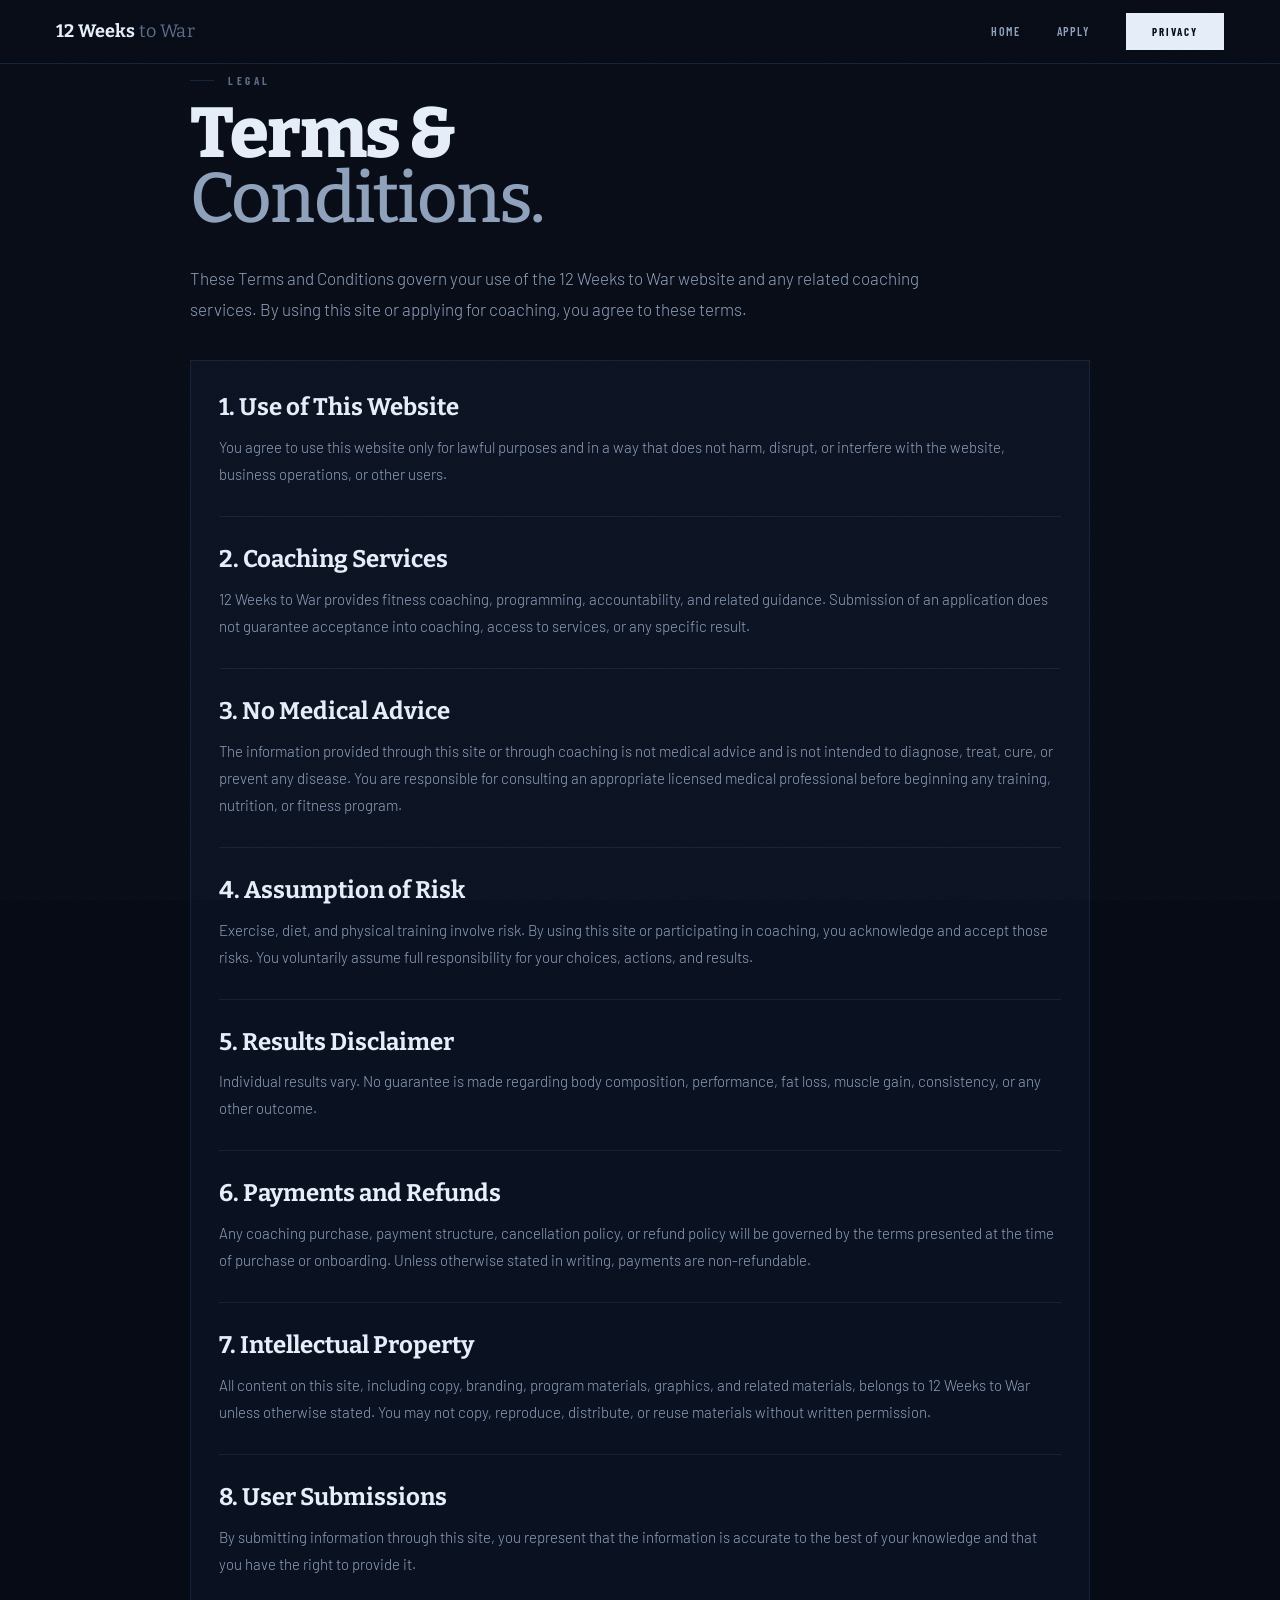
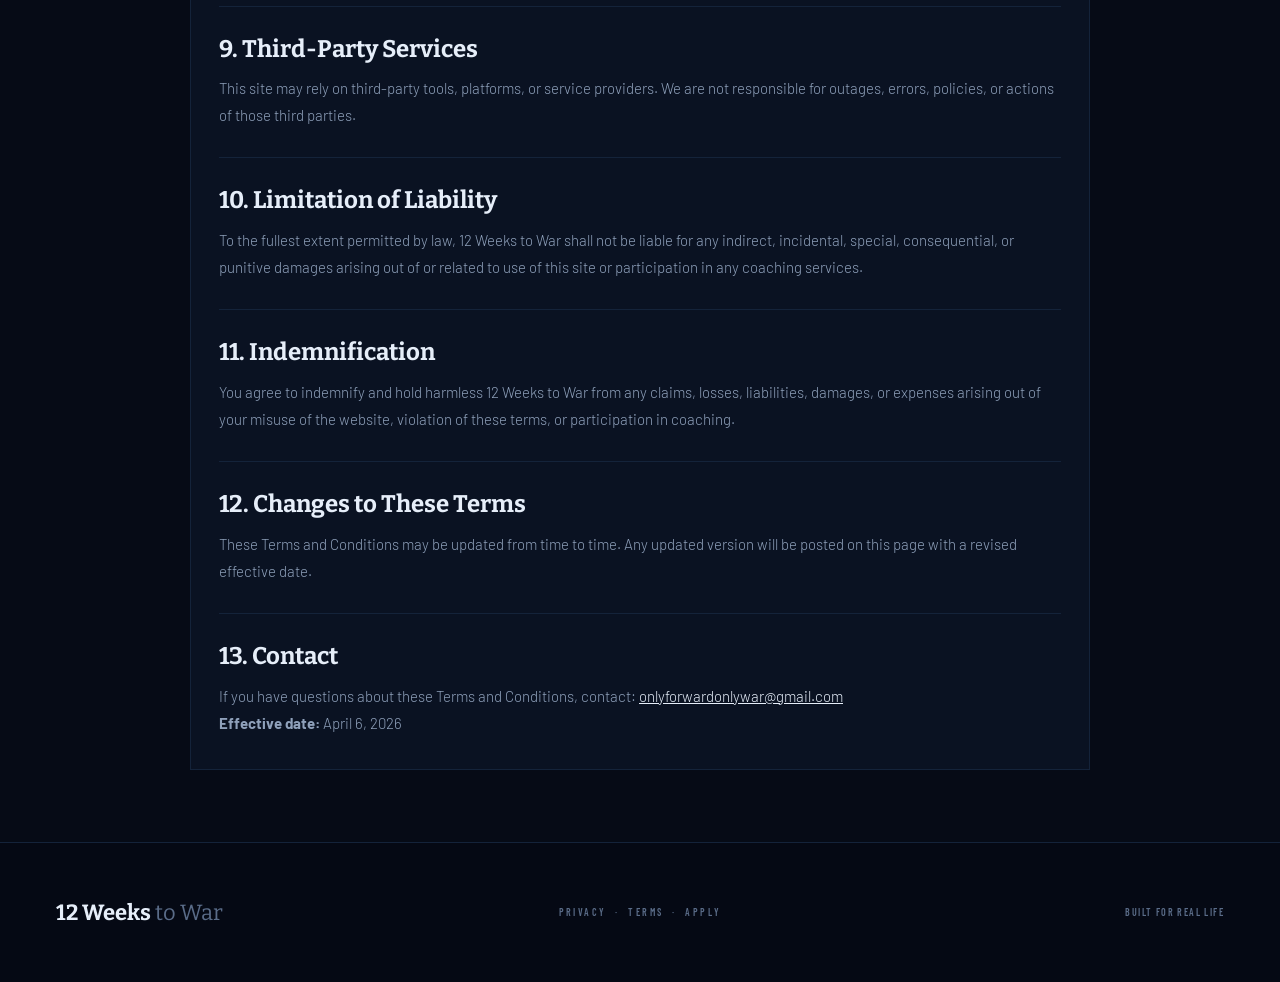
<file: terms.html>
<!DOCTYPE html>
<html lang="en">
<head>
  <meta charset="UTF-8" />
  <meta name="viewport" content="width=device-width, initial-scale=1.0" />

  <meta
    name="description"
    content="Terms and Conditions for 12 Weeks to War."
  />

  <meta property="og:title" content="Terms | 12 Weeks to War" />
  <meta
    property="og:description"
    content="Read the Terms and Conditions for 12 Weeks to War."
  />
  <meta property="og:image" content="https://12weekstowar.com/assets/og-image.png" />
  <meta property="og:url" content="https://12weekstowar.com/terms.html" />
  <meta property="og:type" content="website" />
  <meta property="og:site_name" content="12 Weeks to War" />

  <meta name="twitter:card" content="summary_large_image" />
  <meta name="twitter:title" content="Terms | 12 Weeks to War" />
  <meta
    name="twitter:description"
    content="Read the Terms and Conditions for 12 Weeks to War."
  />
  <meta name="twitter:image" content="https://12weekstowar.com/assets/og-image.png" />

  <title>Terms | 12 Weeks to War</title>

  <link rel="preconnect" href="https://fonts.googleapis.com" />
  <link rel="preconnect" href="https://fonts.gstatic.com" crossorigin />
  <link
    href="https://fonts.googleapis.com/css2?family=Barlow:wght@300;400;500;600&family=Barlow+Condensed:wght@400;500;600;700&family=Bitter:wght@400;500;600;700;800&display=swap"
    rel="stylesheet"
  />

  <link rel="icon" type="image/png" href="assets/favicon.png" />
  <link rel="stylesheet" href="assets/style.css" />
  <script defer src="assets/script.js"></script>

  <style>
    .legal-wrap {
      max-width: 900px;
      margin: 0 auto;
    }

    .legal-intro {
      max-width: 760px;
      font-size: 17px;
      line-height: 1.8;
      color: var(--muted);
      font-weight: 300;
    }

    .legal-card {
      margin-top: 36px;
      border: 1px solid var(--rule);
      background: var(--off);
      padding: 32px 28px;
    }

    .legal-sec + .legal-sec {
      margin-top: 28px;
      padding-top: 28px;
      border-top: 1px solid var(--rule);
    }

    .legal-sec h3 {
      font-family: var(--fd);
      font-size: 24px;
      line-height: 1.2;
      color: var(--ink);
      margin-bottom: 12px;
      font-weight: 700;
    }

    .legal-sec p,
    .legal-sec li {
      font-size: 15px;
      line-height: 1.8;
      color: var(--muted);
      font-weight: 300;
    }

    .legal-sec ul {
      margin: 10px 0 0 20px;
    }

    .legal-sec a {
      color: var(--ink);
      text-decoration: underline;
    }

    @media (max-width: 580px) {
      .legal-card {
        padding: 24px 18px;
      }
    }
  </style>
</head>
<body>

  <nav class="wn" aria-label="Primary">
    <a href="/" class="wn-logo">12 Weeks <span>to War</span></a>
    <div class="wn-r">
      <a href="/" class="wn-link">Home</a>
      <a href="/apply.html" class="wn-link">Apply</a>
      <a href="/privacy.html" class="wn-cta">Privacy</a>
    </div>
  </nav>

  <main>
    <section>
      <div class="legal-wrap">
        <div class="ey">Legal</div>
        <h1 class="disp">Terms &amp;<br /><span class="it">Conditions.</span></h1>
        <p class="legal-intro">
          These Terms and Conditions govern your use of the 12 Weeks to War website and any related coaching services. By using this site or applying for coaching, you agree to these terms.
        </p>

        <div class="legal-card">
          <div class="legal-sec">
            <h3>1. Use of This Website</h3>
            <p>You agree to use this website only for lawful purposes and in a way that does not harm, disrupt, or interfere with the website, business operations, or other users.</p>
          </div>

          <div class="legal-sec">
            <h3>2. Coaching Services</h3>
            <p>12 Weeks to War provides fitness coaching, programming, accountability, and related guidance. Submission of an application does not guarantee acceptance into coaching, access to services, or any specific result.</p>
          </div>

          <div class="legal-sec">
            <h3>3. No Medical Advice</h3>
            <p>The information provided through this site or through coaching is not medical advice and is not intended to diagnose, treat, cure, or prevent any disease. You are responsible for consulting an appropriate licensed medical professional before beginning any training, nutrition, or fitness program.</p>
          </div>

          <div class="legal-sec">
            <h3>4. Assumption of Risk</h3>
            <p>Exercise, diet, and physical training involve risk. By using this site or participating in coaching, you acknowledge and accept those risks. You voluntarily assume full responsibility for your choices, actions, and results.</p>
          </div>

          <div class="legal-sec">
            <h3>5. Results Disclaimer</h3>
            <p>Individual results vary. No guarantee is made regarding body composition, performance, fat loss, muscle gain, consistency, or any other outcome.</p>
          </div>

          <div class="legal-sec">
            <h3>6. Payments and Refunds</h3>
            <p>Any coaching purchase, payment structure, cancellation policy, or refund policy will be governed by the terms presented at the time of purchase or onboarding. Unless otherwise stated in writing, payments are non-refundable.</p>
          </div>

          <div class="legal-sec">
            <h3>7. Intellectual Property</h3>
            <p>All content on this site, including copy, branding, program materials, graphics, and related materials, belongs to 12 Weeks to War unless otherwise stated. You may not copy, reproduce, distribute, or reuse materials without written permission.</p>
          </div>

          <div class="legal-sec">
            <h3>8. User Submissions</h3>
            <p>By submitting information through this site, you represent that the information is accurate to the best of your knowledge and that you have the right to provide it.</p>
          </div>

          <div class="legal-sec">
            <h3>9. Third-Party Services</h3>
            <p>This site may rely on third-party tools, platforms, or service providers. We are not responsible for outages, errors, policies, or actions of those third parties.</p>
          </div>

          <div class="legal-sec">
            <h3>10. Limitation of Liability</h3>
            <p>To the fullest extent permitted by law, 12 Weeks to War shall not be liable for any indirect, incidental, special, consequential, or punitive damages arising out of or related to use of this site or participation in any coaching services.</p>
          </div>

          <div class="legal-sec">
            <h3>11. Indemnification</h3>
            <p>You agree to indemnify and hold harmless 12 Weeks to War from any claims, losses, liabilities, damages, or expenses arising out of your misuse of the website, violation of these terms, or participation in coaching.</p>
          </div>

          <div class="legal-sec">
            <h3>12. Changes to These Terms</h3>
            <p>These Terms and Conditions may be updated from time to time. Any updated version will be posted on this page with a revised effective date.</p>
          </div>

          <div class="legal-sec">
            <h3>13. Contact</h3>
            <p>If you have questions about these Terms and Conditions, contact: <a href="mailto:onlyforwardonlywar@gmail.com">onlyforwardonlywar@gmail.com</a></p>
            <p><strong>Effective date:</strong> April 6, 2026</p>
          </div>
        </div>
      </div>
    </section>
  </main>

  <footer class="ft">
    <div class="fl-logo">12 Weeks <span>to War</span></div>
    <div class="fl-mid">
      <a href="/privacy.html" style="color:inherit; text-decoration:none;">Privacy</a> &nbsp;·&nbsp;
      <a href="/terms.html" style="color:inherit; text-decoration:none;">Terms</a> &nbsp;·&nbsp;
      <a href="/apply.html" style="color:inherit; text-decoration:none;">Apply</a>
    </div>
    <div class="fl-r">Built for Real Life</div>
  </footer>

</body>
</html>
</file>
<file: assets/style.css>
:root {
  --paper: #060B16;
  --off: #0A1222;
  --rule: #14233A;
  --mid: #5A6C88;
  --muted: #8FA1BB;
  --ink: #E6EEF9;
  --white: #F4F8FD;
  --accent: #23466F;
  --success: #4D6B4A;
  --fd: "Bitter", Georgia, serif;
  --fb: "Barlow", system-ui, sans-serif;
  --fl: "Barlow Condensed", system-ui, sans-serif;
  --nav-h: 64px;

  --section-y: 72px;
  --section-y-mobile: 48px;
  --eyebrow-gap: 12px;
  --heading-gap: 32px;
  --content-gap: 48px;
  --content-gap-mobile: 24px;
}

*,
*::before,
*::after {
  box-sizing: border-box;
  margin: 0;
  padding: 0;
}

html {
  scroll-behavior: smooth;
}

body {
  background: var(--paper);
  color: var(--ink);
  font-family: var(--fb);
  font-weight: 300;
  line-height: 1.6;
  overflow-x: hidden;
  text-rendering: optimizeLegibility;
  -webkit-font-smoothing: antialiased;
  -moz-osx-font-smoothing: grayscale;
}

body::after {
  content: "";
  position: fixed;
  inset: 0;
  pointer-events: none;
  z-index: 9999;
  background-image: url("data:image/svg+xml,%3Csvg xmlns='http://www.w3.org/2000/svg' width='256' height='256'%3E%3Cfilter id='n'%3E%3CfeTurbulence type='fractalNoise' baseFrequency='0.8' numOctaves='4' stitchTiles='stitch'/%3E%3CfeColorMatrix type='saturate' values='0'/%3E%3C/filter%3E%3Crect width='100%25' height='100%25' filter='url(%23n)' opacity='0.03'/%3E%3C/svg%3E");
}

nav.wn {
  position: fixed;
  top: 0;
  left: 0;
  right: 0;
  z-index: 500;
  display: flex;
  justify-content: space-between;
  align-items: center;
  padding: 0 56px;
  height: var(--nav-h);
  background: rgba(6, 11, 22, 0.94);
  backdrop-filter: blur(12px);
  -webkit-backdrop-filter: blur(12px);
  border-bottom: 1px solid var(--rule);
}

.wn-logo {
  font-family: var(--fd);
  font-weight: 700;
  font-size: 18px;
  letter-spacing: 0.01em;
  color: var(--ink);
  text-decoration: none;
  white-space: nowrap;
}

.wn-logo span {
  font-weight: 400;
  color: var(--mid);
}

.wn-r {
  display: flex;
  align-items: center;
  gap: 36px;
}

.wn-link {
  font-family: var(--fl);
  font-weight: 600;
  font-size: 12px;
  letter-spacing: 0.14em;
  text-transform: uppercase;
  color: var(--muted);
  text-decoration: none;
  transition: color 0.2s ease;
}

.wn-link:hover {
  color: var(--ink);
}

.wn-cta {
  font-family: var(--fl);
  font-weight: 700;
  font-size: 11px;
  letter-spacing: 0.18em;
  text-transform: uppercase;
  color: var(--paper);
  background: var(--ink);
  padding: 10px 26px;
  text-decoration: none;
  transition: background 0.2s ease, transform 0.15s ease;
}

.wn-cta:hover {
  background: var(--white);
  transform: translateY(-1px);
}

/* HERO */

.hero {
  min-height: calc(100vh - var(--nav-h));
  display: grid;
  grid-template-columns: 58% 42%;
  padding-top: var(--nav-h);
}

.h-left {
  padding: 40px 64px 56px 56px;
  display: flex;
  flex-direction: column;
  justify-content: flex-start;
  border-right: 1px solid var(--rule);
}

.h-kick {
  font-family: var(--fl);
  font-weight: 700;
  font-size: 11px;
  letter-spacing: 0.32em;
  text-transform: uppercase;
  color: var(--mid);
  margin-bottom: 28px;
  opacity: 0;
  animation: up 0.7s 0.1s forwards;
}

.h-head,
.disp {
  font-family: var(--fd);
  font-weight: 800;
  letter-spacing: -0.025em;
  color: var(--ink);
}

.h-head {
  font-size: clamp(58px, 8vw, 106px);
  line-height: 0.91;
  opacity: 0;
  animation: up 0.8s 0.25s forwards;
}

.h-head .it,
.disp .it {
  font-weight: 500;
  font-style: normal;
  color: var(--muted);
  line-height: 0.93;
}

.h-div {
  width: 40px;
  height: 2px;
  background: var(--ink);
  margin: 28px 0 16px;
  opacity: 0;
  animation: fade 0.5s 0.5s forwards;
}

.h-subhead {
  font-family: var(--fd);
  font-size: clamp(24px, 2.2vw, 34px);
  line-height: 1.14;
  color: var(--ink);
  font-weight: 500;
  max-width: 540px;
  margin-bottom: 14px;
  opacity: 0;
  animation: up 0.7s 0.55s forwards;
}

.h-sub {
  font-size: 17px;
  font-weight: 300;
  color: var(--muted);
  line-height: 1.8;
  max-width: 500px;
  opacity: 0;
  animation: up 0.7s 0.65s forwards;
}

.h-sub strong {
  color: var(--ink);
  font-weight: 500;
}

.h-ctas {
  margin-top: 36px;
  display: flex;
  align-items: center;
  gap: 28px;
  flex-wrap: wrap;
  opacity: 0;
  animation: up 0.7s 0.8s forwards;
}

.btn-d,
.btn-sub {
  font-family: var(--fl);
  font-weight: 700;
  font-size: 12px;
  letter-spacing: 0.2em;
  text-transform: uppercase;
  background: var(--ink);
  color: var(--paper);
  padding: 15px 40px;
  text-decoration: none;
  display: inline-block;
  border: none;
  transition: background 0.2s ease, transform 0.15s ease;
  cursor: pointer;
}

.btn-d:hover,
.btn-sub:hover {
  background: var(--white);
  color: var(--paper);
  transform: translateY(-1px);
}

.btn-t {
  font-family: var(--fl);
  font-weight: 600;
  font-size: 12px;
  letter-spacing: 0.14em;
  text-transform: uppercase;
  color: var(--muted);
  text-decoration: none;
  border-bottom: 1px solid var(--rule);
  padding-bottom: 2px;
  transition: color 0.2s ease, border-color 0.2s ease;
}

.btn-t:hover {
  color: var(--ink);
  border-color: var(--mid);
}

.h-right {
  background: var(--off);
  display: flex;
  flex-direction: column;
  justify-content: flex-end;
  padding: 40px 56px 56px;
  position: relative;
  overflow: hidden;
}

.h-ghost {
  font-family: var(--fd);
  font-weight: 800;
  font-size: clamp(180px, 24vw, 320px);
  line-height: 1;
  color: transparent;
  -webkit-text-stroke: 1px var(--rule);
  position: absolute;
  bottom: -24px;
  right: -8px;
  letter-spacing: -0.04em;
  pointer-events: none;
  opacity: 0;
  animation: fade 1s 1s forwards;
}

.h-stats {
  position: relative;
  z-index: 2;
  opacity: 0;
  animation: up 0.7s 0.55s forwards;
}

.h-stat {
  display: flex;
  justify-content: space-between;
  align-items: baseline;
  gap: 20px;
  padding: 22px 0;
  border-bottom: 1px solid var(--rule);
}

.h-stat:first-child {
  border-top: 1px solid var(--rule);
}

.sk {
  font-family: var(--fl);
  font-weight: 600;
  font-size: 11px;
  letter-spacing: 0.18em;
  text-transform: uppercase;
  color: var(--mid);
}

.sv {
  font-family: var(--fd);
  font-weight: 600;
  font-size: 20px;
  color: var(--ink);
  text-align: right;
}

/* TICKER */

.tick {
  background: #050914;
  padding: 13px 0;
  overflow: hidden;
  white-space: nowrap;
}

.tick-t {
  display: inline-block;
  animation: scroll 28s linear infinite;
  font-family: var(--fl);
  font-weight: 600;
  font-size: 11px;
  letter-spacing: 0.26em;
  text-transform: uppercase;
  color: var(--mid);
}

.tick-t .sp {
  color: #304561;
  margin: 0 24px;
  font-size: 8px;
}

/* GLOBAL SECTION SYSTEM */

section {
  padding: var(--section-y) 56px;
  scroll-margin-top: calc(var(--nav-h) + 18px);
}

.ey {
  font-family: var(--fl);
  font-weight: 700;
  font-size: 11px;
  letter-spacing: 0.32em;
  text-transform: uppercase;
  color: var(--mid);
  margin-bottom: var(--eyebrow-gap);
  display: flex;
  align-items: center;
  gap: 14px;
}

.ey::before {
  content: "";
  display: inline-block;
  width: 24px;
  height: 1px;
  background: var(--rule);
  flex-shrink: 0;
}

.disp {
  font-size: clamp(40px, 5.5vw, 72px);
  line-height: 0.91;
  margin-bottom: var(--heading-gap);
}

.disp-sm {
  font-size: clamp(34px, 3.8vw, 52px);
  line-height: 0.91;
  margin-bottom: var(--heading-gap);
}

/* SECTION BACKGROUNDS */

#problem,
#forwho,
#nodrift {
  background: var(--off);
  border-top: 1px solid var(--rule);
  border-bottom: 1px solid var(--rule);
}

#offer,
#process,
#pricing,
#apply {
  background: var(--paper);
}

/* UNIFORM 2-COLUMN SECTION LAYOUTS */

.prob-g,
.off-top,
.nd-wrap,
.px-g,
.ap-g {
  display: grid;
  grid-template-columns: 1fr 1fr;
  gap: var(--content-gap);
}

.off-top {
  align-items: end;
  margin-bottom: var(--heading-gap);
}

/* PROBLEM */

.prob-b,
.off-intro,
.nd-copy,
.px-r,
.ap-side {
  max-width: 620px;
}

.prob-b,
.off-intro,
.nd-copy,
.ap-side p {
  font-size: 17px;
  line-height: 1.8;
}

.prob-b {
  color: var(--muted);
}

.prob-b p + p {
  margin-top: 20px;
}

.prob-b strong {
  color: var(--ink);
  font-weight: 500;
}

.pull {
  font-family: var(--fd);
  font-weight: 500;
  font-size: clamp(22px, 2.6vw, 34px);
  line-height: 1.4;
  color: var(--ink);
  padding-left: 28px;
  border-left: 3px solid var(--ink);
  margin-bottom: var(--heading-gap);
}

.tr-list,
.fw-list,
.pc-list,
.ms,
.nd-list {
  list-style: none;
}

.tr {
  display: flex;
  align-items: flex-start;
  gap: 20px;
  padding: 16px 0;
  border-bottom: 1px solid var(--rule);
  opacity: 0;
  transform: translateY(12px);
  transition: opacity 0.45s ease, transform 0.45s ease;
}

.tr:first-child {
  border-top: 1px solid var(--rule);
}

.tr.vis {
  opacity: 1;
  transform: translateY(0);
}

.tr-n {
  font-family: var(--fl);
  font-weight: 600;
  font-size: 10px;
  letter-spacing: 0.15em;
  color: var(--rule);
  flex-shrink: 0;
  padding-top: 3px;
}

.tr-t {
  font-size: 15px;
  color: var(--muted);
  line-height: 1.55;
}

/* OFFER */

.off-intro {
  color: var(--muted);
  font-weight: 300;
}

.off-g {
  display: grid;
  grid-template-columns: repeat(4, 1fr);
  border-top: 1px solid var(--rule);
  border-left: 1px solid var(--rule);
}

.oc {
  border-right: 1px solid var(--rule);
  border-bottom: 1px solid var(--rule);
  padding: 28px 24px 30px;
  opacity: 0;
  transform: translateY(16px);
  transition: opacity 0.45s ease, transform 0.45s ease, background 0.2s ease;
}

.oc.vis {
  opacity: 1;
  transform: translateY(0);
}

.oc:hover {
  background: #0A1222;
}

.oc-n {
  font-family: var(--fl);
  font-weight: 600;
  font-size: 10px;
  letter-spacing: 0.18em;
  color: var(--rule);
  margin-bottom: 14px;
}

.oc-h {
  font-family: var(--fd);
  font-weight: 700;
  font-size: 17px;
  color: var(--ink);
  margin-bottom: 8px;
  line-height: 1.2;
}

.oc-b {
  font-size: 13px;
  color: var(--muted);
  line-height: 1.6;
  font-weight: 300;
}

/* NO DRIFT */

.nd-copy {
  color: var(--muted);
}

.nd-copy strong {
  color: var(--ink);
  font-weight: 500;
}

.nd-panel {
  border: 1px solid var(--rule);
  background: rgba(0, 0, 0, 0.08);
  padding: 26px 24px;
}

.nd-list li {
  padding: 14px 0;
  border-bottom: 1px solid var(--rule);
  color: var(--muted);
  font-size: 15px;
  line-height: 1.6;
  display: flex;
  gap: 16px;
  align-items: flex-start;
}

.nd-list li:last-child {
  border-bottom: none;
}

.nd-list li .num {
  font-family: var(--fl);
  font-size: 10px;
  font-weight: 700;
  letter-spacing: 0.16em;
  color: var(--mid);
  flex-shrink: 0;
  margin-top: 4px;
}

/* FOR WHO */

.fw-g {
  display: grid;
  grid-template-columns: 1fr 1fr;
  gap: var(--content-gap);
}

.fw-c {
  background: var(--off);
  padding: 40px 44px 48px;
  border: 1px solid var(--rule);
}

.fw-label {
  font-family: var(--fl);
  font-weight: 700;
  font-size: 10px;
  letter-spacing: 0.3em;
  text-transform: uppercase;
  color: var(--mid);
  padding-bottom: 16px;
  border-bottom: 1px solid var(--rule);
}

.fw-list li {
  display: flex;
  gap: 16px;
  align-items: flex-start;
  padding: 14px 0;
  border-bottom: 1px solid var(--rule);
  font-size: 15px;
  color: var(--muted);
  line-height: 1.5;
}

.fm {
  font-family: var(--fl);
  font-size: 12px;
  font-weight: 700;
  flex-shrink: 0;
  color: var(--mid);
  margin-top: 1px;
}

/* PROCESS */

.pr-rows {
  max-width: 760px;
}

.pr {
  display: grid;
  grid-template-columns: 88px 1fr;
  border-bottom: 1px solid var(--rule);
  opacity: 0;
  transform: translateY(14px);
  transition: opacity 0.45s ease, transform 0.45s ease;
}

.pr:first-child {
  border-top: 1px solid var(--rule);
}

.pr.vis {
  opacity: 1;
  transform: translateY(0);
}

.pr:hover {
  background: #0A1222;
}

.pr-nw {
  padding: 32px 0;
  border-right: 1px solid var(--rule);
  display: flex;
  align-items: flex-start;
  justify-content: center;
}

.pr-n {
  font-family: var(--fl);
  font-weight: 500;
  font-size: 11px;
  letter-spacing: 0.18em;
  color: var(--rule);
}

.pr-b {
  padding: 32px 0 32px 40px;
}

.pr-h {
  font-family: var(--fd);
  font-weight: 700;
  font-size: 20px;
  color: var(--ink);
  margin-bottom: 6px;
}

.pr-t {
  font-size: 15px;
  color: var(--muted);
  line-height: 1.65;
  font-weight: 300;
  max-width: 620px;
}

/* PRICING */

.pc {
  border: 1px solid var(--rule);
  background: #07101F;
  padding: 48px 44px;
}

.pc-badge {
  font-family: var(--fl);
  font-weight: 700;
  font-size: 10px;
  letter-spacing: 0.28em;
  text-transform: uppercase;
  color: var(--ink);
  background: #14233A;
  display: inline-block;
  padding: 7px 16px;
  margin-bottom: 32px;
}

.pc-amt {
  font-family: var(--fd);
  font-weight: 800;
  font-size: 92px;
  line-height: 1;
  color: var(--ink);
  letter-spacing: -0.03em;
}

.pc-amt sup {
  font-size: 30px;
  font-weight: 400;
  vertical-align: super;
  color: var(--muted);
}

.pc-per {
  font-family: var(--fl);
  font-weight: 500;
  font-size: 11px;
  letter-spacing: 0.18em;
  text-transform: uppercase;
  color: var(--mid);
  margin-top: 10px;
  margin-bottom: 32px;
}

.pc-list {
  margin-bottom: 36px;
}

.pc-list li {
  display: flex;
  align-items: center;
  gap: 14px;
  padding: 11px 0;
  border-bottom: 1px solid var(--rule);
  font-size: 14px;
  color: var(--muted);
  font-weight: 300;
}

.pc-list li::before {
  content: "";
  width: 4px;
  height: 4px;
  background: #43648D;
  border-radius: 50%;
  flex-shrink: 0;
}

.btn-p {
  font-family: var(--fl);
  font-weight: 700;
  font-size: 12px;
  letter-spacing: 0.2em;
  text-transform: uppercase;
  color: var(--paper);
  background: var(--ink);
  padding: 17px 40px;
  text-decoration: none;
  display: block;
  text-align: center;
  transition: background 0.2s ease, transform 0.15s ease;
}

.btn-p:hover {
  background: var(--white);
  transform: translateY(-1px);
}

.pc-note {
  margin-top: 16px;
  font-size: 12px;
  color: var(--muted);
  line-height: 1.6;
  font-weight: 300;
}

.px-r p {
  font-size: 17px;
  color: var(--muted);
  line-height: 1.8;
  margin-bottom: 18px;
  font-weight: 300;
  max-width: none;
}

.px-r strong {
  color: var(--ink);
  font-weight: 400;
}

.m {
  display: flex;
  justify-content: space-between;
  align-items: baseline;
  gap: 20px;
  padding: 16px 0;
  border-bottom: 1px solid var(--rule);
}

.m-l {
  font-family: var(--fl);
  font-size: 10px;
  letter-spacing: 0.22em;
  text-transform: uppercase;
  color: var(--mid);
}

.m-v {
  font-family: var(--fd);
  font-weight: 600;
  font-size: 19px;
  color: var(--muted);
  white-space: nowrap;
}

.m-v.now {
  color: var(--ink);
}

/* APPLY */

.ap-side p {
  color: var(--muted);
  font-weight: 300;
  margin-bottom: 16px;
}

.ap-side strong {
  color: var(--ink);
  font-weight: 500;
}

.ap-note {
  margin-top: 28px;
  padding: 20px 22px;
  background: var(--off);
  border: 1px solid var(--rule);
  font-size: 13px;
  color: var(--muted);
  line-height: 1.7;
  font-weight: 300;
}

/* FORM */

.fs {
  display: flex;
  flex-direction: column;
  gap: 2px;
}

.fsec {
  border: 1px solid var(--rule);
  overflow: hidden;
  background: var(--off);
}

.fsec-h {
  padding: 20px 28px;
  display: flex;
  align-items: center;
  justify-content: space-between;
  gap: 20px;
  cursor: pointer;
  user-select: none;
  background: var(--off);
  transition: background 0.15s ease;
}

.fsec-h:hover {
  background: #0D1830;
}

.fsec-hl {
  display: flex;
  align-items: center;
  gap: 18px;
  min-width: 0;
}

.fsec-n {
  font-family: var(--fl);
  font-size: 10px;
  font-weight: 600;
  letter-spacing: 0.18em;
  color: var(--mid);
  flex-shrink: 0;
}

.fsec-name {
  font-family: var(--fl);
  font-size: 12px;
  font-weight: 700;
  letter-spacing: 0.12em;
  text-transform: uppercase;
  color: var(--ink);
}

.fsec-tog {
  font-size: 20px;
  color: var(--mid);
  transition: transform 0.25s ease;
  line-height: 1;
  font-weight: 300;
  flex-shrink: 0;
}

.fsec.open .fsec-tog {
  transform: rotate(45deg);
}

.fsec-b {
  display: none;
  padding: 28px 28px 36px;
}

.fsec.open .fsec-b {
  display: block !important;
}

.fsec-b[hidden] {
  display: none !important;
}

.fr {
  display: grid;
  grid-template-columns: 1fr 1fr;
  gap: 14px;
  margin-bottom: 14px;
}

.fr.one {
  grid-template-columns: 1fr;
}

.fr.three {
  grid-template-columns: 1fr 1fr 1fr;
}

.ff {
  display: flex;
  flex-direction: column;
  gap: 7px;
  min-width: 0;
}

.ff label {
  font-family: var(--fl);
  font-size: 10px;
  font-weight: 700;
  letter-spacing: 0.22em;
  text-transform: uppercase;
  color: var(--mid);
}

.ff input,
.ff select,
.ff textarea {
  background: #08101F;
  border: 1px solid var(--rule);
  color: var(--ink);
  font-family: var(--fb);
  font-size: 15px;
  font-weight: 300;
  padding: 12px 15px;
  outline: none;
  transition: border-color 0.2s ease, background 0.2s ease;
  width: 100%;
  appearance: none;
  -webkit-appearance: none;
  border-radius: 0;
}

.ff input:focus,
.ff select:focus,
.ff textarea:focus {
  border-color: var(--mid);
  background: #0D1830;
}

.ff input::placeholder,
.ff textarea::placeholder {
  color: #5E708C;
  font-style: italic;
}

.ff textarea {
  resize: vertical;
  min-height: 92px;
  line-height: 1.6;
}

.ff select {
  cursor: pointer;
  background-image: url("data:image/svg+xml,%3Csvg xmlns='http://www.w3.org/2000/svg' width='12' height='8' viewBox='0 0 12 8'%3E%3Cpath d='M1 1l5 5 5-5' stroke='%235A6C88' stroke-width='1.5' fill='none'/%3E%3C/svg%3E");
  background-repeat: no-repeat;
  background-position: right 14px center;
  padding-right: 36px;
}

.f-foot {
  margin-top: 3px;
  padding: 36px;
  background: var(--off);
  border: 1px solid var(--rule);
  display: flex;
  flex-direction: column;
  align-items: flex-start;
  gap: 18px;
}

.f-foot p {
  font-size: 13px;
  color: var(--mid);
  line-height: 1.7;
  max-width: 460px;
  font-weight: 300;
}

/* FOOTER */

footer.ft {
  background: #050914;
  border-top: 1px solid var(--rule);
  padding: 52px 56px;
  display: grid;
  grid-template-columns: 1fr auto 1fr;
  gap: 32px;
  align-items: center;
}

.fl-logo {
  font-family: var(--fd);
  font-weight: 700;
  font-size: 22px;
  color: var(--ink);
}

.fl-logo span {
  font-weight: 400;
  color: var(--mid);
}

.fl-mid,
.fl-r {
  font-family: var(--fl);
  font-size: 10px;
  font-weight: 600;
  letter-spacing: 0.14em;
  color: var(--mid);
  line-height: 1.9;
  text-transform: uppercase;
}

.fl-mid {
  letter-spacing: 0.24em;
  text-align: center;
}

.fl-r {
  text-align: right;
}

/* ANIMATIONS */

@keyframes up {
  from {
    opacity: 0;
    transform: translateY(20px);
  }
  to {
    opacity: 1;
    transform: translateY(0);
  }
}

@keyframes fade {
  from {
    opacity: 0;
  }
  to {
    opacity: 1;
  }
}

@keyframes scroll {
  from {
    transform: translateX(0);
  }
  to {
    transform: translateX(-50%);
  }
}

@media (prefers-reduced-motion: reduce) {
  html {
    scroll-behavior: auto;
  }

  *,
  *::before,
  *::after {
    animation: none !important;
    transition: none !important;
  }

  .tick-t {
    animation: none !important;
  }
}

/* TABLET */

@media (max-width: 960px) {
  nav.wn {
    padding: 0 24px;
  }

  section {
    padding: var(--section-y-mobile) 24px;
  }

  .hero,
  .prob-g,
  .off-top,
  .nd-wrap,
  .px-g,
  .ap-g,
  .fw-g {
    grid-template-columns: 1fr;
    gap: var(--content-gap-mobile);
  }

  .h-left {
    padding: 48px 24px 40px;
    border-right: none;
  }

  .h-right {
    display: none;
  }

  .off-g {
    grid-template-columns: 1fr 1fr;
  }

  .fr,
  .fr.three {
    grid-template-columns: 1fr;
  }

  footer.ft {
    grid-template-columns: 1fr;
    text-align: center;
  }

  .fl-r,
  .fl-mid {
    text-align: center;
  }
}

/* MOBILE */

@media (max-width: 580px) {
  nav.wn {
    padding: 0 16px;
  }

  section {
    padding: var(--section-y-mobile) 16px;
  }

  .off-g {
    grid-template-columns: 1fr;
  }

  .wn-link {
    display: none;
  }

  .wn-r {
    gap: 12px;
  }

  .wn-cta {
    padding: 10px 18px;
    font-size: 10px;
  }

  .h-left {
    padding: 24px 16px 32px;
  }

  .h-kick {
    letter-spacing: 0.22em;
  }

  .h-head {
    font-size: clamp(46px, 15vw, 68px);
    line-height: 0.9;
    letter-spacing: -0.02em;
  }

  .h-subhead {
    font-size: 24px;
    line-height: 1.12;
    margin-bottom: 16px;
  }

  .h-sub {
    font-size: 16px;
  }

  .h-ctas {
    gap: 16px;
    align-items: flex-start;
  }

  .btn-d,
  .btn-sub {
    width: 100%;
    text-align: center;
    padding: 15px 20px;
  }

  .btn-t {
    font-size: 11px;
  }

  .pc {
    padding: 36px 22px;
  }

  .pc-amt {
    font-size: 72px;
  }

  .fsec-h {
    padding: 18px 18px;
  }

  .fsec-b {
    padding: 22px 18px 28px;
  }

  .f-foot {
    padding: 28px 18px;
  }

  footer.ft {
    padding: 40px 16px;
  }

  .disp,
  .disp-sm {
    line-height: 0.9;
    letter-spacing: -0.02em;
    margin-bottom: 36px;
  }

  .pull {
    padding-left: 20px;
    margin-bottom: 36px;
  }

  .pr {
    grid-template-columns: 64px 1fr;
  }

  .pr-b {
    padding: 28px 0 28px 24px;
  }
}
</file>
